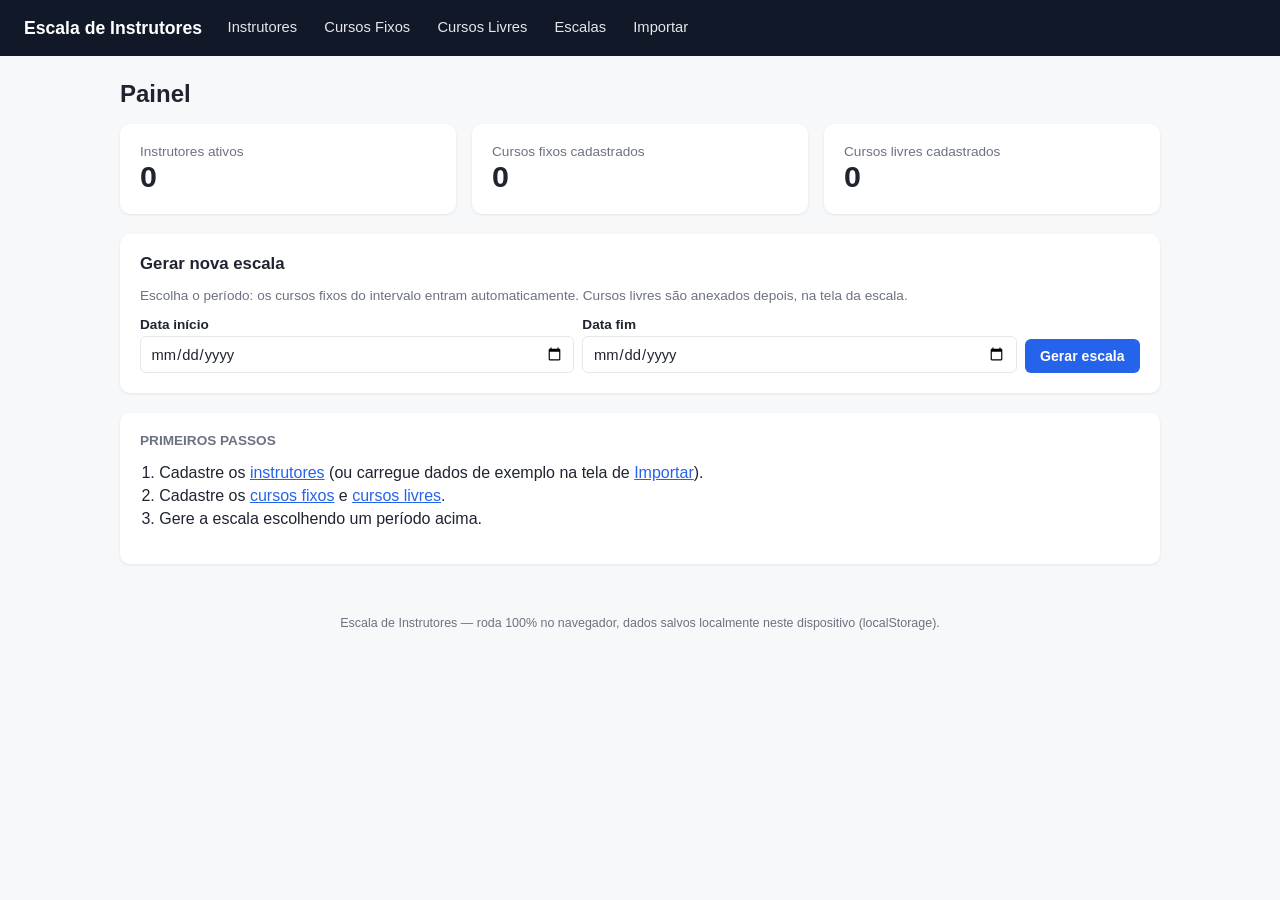
<file: standalone/index.html>
<!doctype html>
<html lang="pt-br">
<head>
<meta charset="utf-8">
<meta name="viewport" content="width=device-width, initial-scale=1">
<title>Escala de Instrutores</title>
<style>
  :root {
    --bg: #f7f8fa;
    --card-bg: #ffffff;
    --text: #1f2430;
    --text-muted: #6b7280;
    --border: #e5e7eb;
    --primary: #2563eb;
    --primary-dark: #1d4ed8;
    --secondary: #6b7280;
    --success: #15803d;
    --success-bg: #dcfce7;
    --danger: #b91c1c;
    --danger-bg: #fee2e2;
    --warning: #92400e;
    --warning-bg: #fef3c7;
    --navbar-bg: #111827;
    --navbar-text: #e5e7eb;
    --shadow: 0 1px 3px rgba(0,0,0,0.08);
  }
  * { box-sizing: border-box; }
  body {
    margin: 0;
    font-family: -apple-system, BlinkMacSystemFont, "Segoe UI", Roboto, Helvetica, Arial, sans-serif;
    background: var(--bg);
    color: var(--text);
  }
  nav {
    background: var(--navbar-bg);
    padding: 0.9rem 1.5rem;
    display: flex;
    align-items: center;
    gap: 1.5rem;
    flex-wrap: wrap;
  }
  nav .brand { color: #fff; font-weight: 700; font-size: 1.1rem; text-decoration: none; }
  nav a.tab {
    color: var(--navbar-text);
    text-decoration: none;
    font-size: 0.92rem;
    padding: 0.3rem 0.1rem;
    border-bottom: 2px solid transparent;
  }
  nav a.tab.active, nav a.tab:hover { color: #fff; border-bottom-color: var(--primary); }
  .container { max-width: 1080px; margin: 0 auto; padding: 1.5rem 1.25rem 4rem; }
  h1 { font-size: 1.5rem; margin: 0 0 1rem; }
  h2 { font-size: 1.05rem; margin: 0 0 0.75rem; }
  .muted { color: var(--text-muted); }
  .small { font-size: 0.85rem; }
  .card {
    background: var(--card-bg);
    border-radius: 10px;
    box-shadow: var(--shadow);
    padding: 1.25rem;
    margin-bottom: 1.25rem;
  }
  .row { display: flex; flex-wrap: wrap; gap: 1rem; }
  .col { flex: 1 1 220px; }
  .grid-2 { display: grid; grid-template-columns: 1fr 1fr; gap: 1rem; }
  .grid-3 { display: grid; grid-template-columns: repeat(3, 1fr); gap: 1rem; }
  @media (max-width: 720px) { .grid-2, .grid-3, .layout-2col { grid-template-columns: 1fr !important; } }
  .layout-2col { display: grid; grid-template-columns: 2fr 1fr; gap: 1.25rem; align-items: start; }
  label { display: block; font-size: 0.85rem; font-weight: 600; margin-bottom: 0.3rem; }
  input, select, textarea {
    width: 100%;
    padding: 0.5rem 0.6rem;
    border: 1px solid var(--border);
    border-radius: 6px;
    font-size: 0.92rem;
    background: #fff;
    color: var(--text);
    font-family: inherit;
  }
  input:focus, select:focus, textarea:focus { outline: 2px solid var(--primary); outline-offset: 1px; }
  .field { margin-bottom: 0.9rem; }
  .form-inline { display: flex; gap: 0.5rem; flex-wrap: wrap; align-items: flex-end; }
  .form-inline .field { margin-bottom: 0; flex: 1 1 140px; }
  button, .btn {
    display: inline-block;
    border: 1px solid transparent;
    border-radius: 6px;
    padding: 0.5rem 0.9rem;
    font-size: 0.88rem;
    font-weight: 600;
    cursor: pointer;
    text-decoration: none;
    background: var(--primary);
    color: #fff;
  }
  button:hover, .btn:hover { background: var(--primary-dark); }
  .btn-sm { padding: 0.3rem 0.6rem; font-size: 0.8rem; }
  .btn-outline { background: transparent; color: var(--primary); border-color: var(--primary); }
  .btn-outline:hover { background: #eff6ff; }
  .btn-secondary { background: var(--secondary); }
  .btn-secondary:hover { background: #4b5563; }
  .btn-danger { background: var(--danger); }
  .btn-danger:hover { background: #7f1d1d; }
  .btn-link { background: none; color: var(--secondary); border: none; padding: 0.4rem; }
  .btn-block { width: 100%; }
  table { width: 100%; border-collapse: collapse; }
  th, td { text-align: left; padding: 0.55rem 0.5rem; border-bottom: 1px solid var(--border); font-size: 0.88rem; vertical-align: middle; }
  th { color: var(--text-muted); font-weight: 600; font-size: 0.78rem; text-transform: uppercase; letter-spacing: 0.02em; }
  tr:last-child td { border-bottom: none; }
  .table-wrap { overflow-x: auto; }
  .badge {
    display: inline-block;
    padding: 0.15rem 0.5rem;
    border-radius: 999px;
    font-size: 0.72rem;
    font-weight: 700;
    background: #e5e7eb;
    color: #374151;
  }
  .badge-success { background: var(--success-bg); color: var(--success); }
  .badge-danger { background: var(--danger-bg); color: var(--danger); }
  .badge-warning { background: var(--warning-bg); color: var(--warning); }
  .empty { text-align: center; color: var(--text-muted); padding: 2rem 1rem; }
  .toolbar { display: flex; justify-content: space-between; align-items: center; gap: 1rem; margin-bottom: 1rem; flex-wrap: wrap; }
  .alert {
    padding: 0.7rem 1rem;
    border-radius: 8px;
    margin-bottom: 1rem;
    font-size: 0.88rem;
    display: flex;
    justify-content: space-between;
    gap: 1rem;
    align-items: flex-start;
  }
  .alert-success { background: var(--success-bg); color: var(--success); }
  .alert-danger { background: var(--danger-bg); color: var(--danger); }
  .alert-warning { background: var(--warning-bg); color: var(--warning); }
  .alert button { background: none; border: none; color: inherit; font-weight: 700; cursor: pointer; padding: 0 0.2rem; }
  .list-plain { list-style: none; margin: 0 0 0.75rem; padding: 0; }
  .list-plain li {
    display: flex; justify-content: space-between; align-items: center;
    padding: 0.45rem 0; border-bottom: 1px solid var(--border); font-size: 0.88rem;
  }
  .list-plain li:last-child { border-bottom: none; }
  a { color: var(--primary); }
  .stat { font-size: 1.9rem; font-weight: 700; }
  .steps { padding-left: 1.2rem; }
  .steps li { margin-bottom: 0.3rem; }
  code { background: #eef0f3; padding: 0.1rem 0.35rem; border-radius: 4px; font-size: 0.85em; }
  footer.app-footer { text-align: center; color: var(--text-muted); font-size: 0.78rem; padding: 2rem 0 0; }
</style>
</head>
<body>

<nav>
  <a class="brand" href="#/">Escala de Instrutores</a>
  <a class="tab" href="#/instrutores">Instrutores</a>
  <a class="tab" href="#/cursos-fixos">Cursos Fixos</a>
  <a class="tab" href="#/cursos-livres">Cursos Livres</a>
  <a class="tab" href="#/escalas">Escalas</a>
  <a class="tab" href="#/importar">Importar</a>
</nav>

<div class="container">
  <div id="alerts"></div>
  <div id="app"></div>
  <footer class="app-footer">Escala de Instrutores &mdash; roda 100% no navegador, dados salvos localmente neste dispositivo (localStorage).</footer>
</div>

<script>
"use strict";

/* ============================== Constantes ============================== */

var DIAS_SEMANA = [
  [0, "Segunda-feira"], [1, "Terça-feira"], [2, "Quarta-feira"],
  [3, "Quinta-feira"], [4, "Sexta-feira"], [5, "Sábado"], [6, "Domingo"]
];
var DIAS_SEMANA_MAP = Object.fromEntries(DIAS_SEMANA);
var DIAS_SEMANA_NOMES = {
  "segunda": 0, "segunda-feira": 0, "terca": 1, "terça": 1, "terca-feira": 1, "terça-feira": 1,
  "quarta": 2, "quarta-feira": 2, "quinta": 3, "quinta-feira": 3, "sexta": 4, "sexta-feira": 4,
  "sabado": 5, "sábado": 5, "domingo": 6
};

/* ============================== Persistência ============================== */

var DB_KEY = "escalaInstrutoresDB_v1";

function defaultState() {
  return { instrutores: [], cursosFixos: [], cursosLivres: [], escalas: [], nextId: 1 };
}

function loadDB() {
  try {
    var raw = localStorage.getItem(DB_KEY);
    if (!raw) return defaultState();
    var parsed = JSON.parse(raw);
    return Object.assign(defaultState(), parsed);
  } catch (e) {
    console.error("Falha ao carregar dados salvos, iniciando do zero.", e);
    return defaultState();
  }
}

function saveDB() { localStorage.setItem(DB_KEY, JSON.stringify(DB)); }

function newId() { return DB.nextId++; }

var DB = loadDB();

/* ============================== Utilitários ============================== */

function escapeHtml(str) {
  return String(str == null ? "" : str).replace(/[&<>"']/g, function (c) {
    return { "&": "&amp;", "<": "&lt;", ">": "&gt;", '"': "&quot;", "'": "&#39;" }[c];
  });
}

function formatDateBR(iso) {
  if (!iso) return "";
  var p = iso.split("-");
  return p[2] + "/" + p[1] + "/" + p[0];
}

function diaSemanaISO(dataISO) {
  var d = new Date(dataISO + "T00:00:00Z");
  return (d.getUTCDay() + 6) % 7;
}

function addDiasISO(dataISO, dias) {
  var d = new Date(dataISO + "T00:00:00Z");
  d.setUTCDate(d.getUTCDate() + dias);
  return d.toISOString().slice(0, 10);
}

function getISOWeekKey(dataISO) {
  var d = new Date(dataISO + "T00:00:00Z");
  d.setUTCDate(d.getUTCDate() + 4 - ((d.getUTCDay() || 7)));
  var yearStart = new Date(Date.UTC(d.getUTCFullYear(), 0, 1));
  var weekNo = Math.ceil((((d - yearStart) / 86400000) + 1) / 7);
  return d.getUTCFullYear() + "-W" + weekNo;
}

function duracaoHoras(horaInicio, horaFim) {
  function mins(h) { var p = h.split(":"); return parseInt(p[0], 10) * 60 + parseInt(p[1], 10); }
  return (mins(horaFim) - mins(horaInicio)) / 60;
}

function intOuNull(v) {
  if (v === null || v === undefined || v === "") return null;
  var n = parseInt(v, 10);
  return isNaN(n) ? null : n;
}

function parseDataFlexivel(valor) {
  var v = String(valor).trim();
  if (/^\d{4}-\d{2}-\d{2}$/.test(v)) return v;
  var m = v.match(/^(\d{2})\/(\d{2})\/(\d{4})$/);
  if (m) return m[3] + "-" + m[2] + "-" + m[1];
  throw new Error("data inválida (use AAAA-MM-DD): " + valor);
}

function parseHoraFlexivel(valor) {
  var v = String(valor).trim();
  if (/^\d{2}:\d{2}$/.test(v)) return v;
  if (/^\d{2}:\d{2}:\d{2}$/.test(v)) return v.slice(0, 5);
  throw new Error("horário inválido (use HH:MM): " + valor);
}

function parseDiaSemanaFlexivel(valor) {
  var v = String(valor).trim().toLowerCase();
  if (v in DIAS_SEMANA_NOMES) return DIAS_SEMANA_NOMES[v];
  var n = parseInt(v, 10);
  if (!isNaN(n) && n >= 0 && n <= 6) return n;
  throw new Error("dia_semana inválido: " + valor);
}

function downloadTextFile(filename, mime, content) {
  var blob = new Blob([content], { type: mime });
  var url = URL.createObjectURL(blob);
  var a = document.createElement("a");
  a.href = url; a.download = filename;
  document.body.appendChild(a); a.click(); document.body.removeChild(a);
  setTimeout(function () { URL.revokeObjectURL(url); }, 1000);
}

/* ============================== Flash messages ============================== */

function flash(message, type) {
  var el = document.getElementById("alerts");
  var div = document.createElement("div");
  div.className = "alert alert-" + (type || "success");
  div.innerHTML = "<span>" + escapeHtml(message) + "</span><button type=\"button\" onclick=\"this.parentElement.remove()\">&times;</button>";
  el.appendChild(div);
  setTimeout(function () { if (div.parentElement) div.remove(); }, 6000);
}

/* ============================== Instrutores ============================== */

function categoriasDoInstrutor(instrutor) {
  var set = {};
  instrutor.qualificacoes.forEach(function (q) { set[q.categoria] = true; });
  return Object.keys(set);
}

function instrutorPorId(id) { return DB.instrutores.find(function (i) { return i.id === id; }); }

function salvarInstrutor(dados, id) {
  var instrutor;
  if (id) {
    instrutor = instrutorPorId(id);
  } else {
    instrutor = { id: newId(), qualificacoes: [], disponibilidades: [], bloqueios: [] };
    DB.instrutores.push(instrutor);
  }
  instrutor.nome = dados.nome;
  instrutor.email = dados.email || null;
  instrutor.telefone = dados.telefone || null;
  instrutor.cargaHorariaSemanalMax = intOuNull(dados.cargaHorariaSemanalMax);
  instrutor.ativo = dados.ativo !== undefined ? !!dados.ativo : (instrutor.ativo !== undefined ? instrutor.ativo : true);
  saveDB();
  return instrutor;
}

/* ============================== Cursos fixos / livres ============================== */

function cursoFixoPorId(id) { return DB.cursosFixos.find(function (c) { return c.id === id; }); }
function cursoLivrePorId(id) { return DB.cursosLivres.find(function (c) { return c.id === id; }); }

function salvarCursoFixo(dados, id) {
  var curso;
  if (id) { curso = cursoFixoPorId(id); } else { curso = { id: newId() }; DB.cursosFixos.push(curso); }
  Object.assign(curso, {
    nome: dados.nome, categoria: dados.categoria,
    cargaHoraria: intOuNull(dados.cargaHoraria),
    diaSemana: parseInt(dados.diaSemana, 10),
    horaInicio: dados.horaInicio, horaFim: dados.horaFim,
    dataInicio: dados.dataInicio, dataFim: dados.dataFim,
    vagas: intOuNull(dados.vagas),
    instrutorFixoId: dados.instrutorFixoId ? parseInt(dados.instrutorFixoId, 10) : null
  });
  if (curso.horaInicio >= curso.horaFim) throw new Error("horário de início deve ser antes do horário de fim");
  if (curso.dataInicio > curso.dataFim) throw new Error("data de início deve ser antes ou igual à data de fim");
  saveDB();
  return curso;
}

function salvarCursoLivre(dados, id) {
  var curso;
  if (id) { curso = cursoLivrePorId(id); } else { curso = { id: newId() }; DB.cursosLivres.push(curso); }
  Object.assign(curso, {
    nome: dados.nome, categoria: dados.categoria,
    cargaHoraria: intOuNull(dados.cargaHoraria),
    data: dados.data, horaInicio: dados.horaInicio, horaFim: dados.horaFim,
    vagas: intOuNull(dados.vagas)
  });
  if (curso.horaInicio >= curso.horaFim) throw new Error("horário de início deve ser antes do horário de fim");
  saveDB();
  return curso;
}

/* ============================== Motor de geração de escala ============================== */
/* Mesma estratégia da versão Flask: cursos fixos são expandidos automaticamente pela
   recorrência semanal dentro do período; cursos livres são anexados manualmente a uma
   escala já gerada. Para cada ocorrência, escolhe o instrutor elegível (qualificação,
   disponibilidade, sem conflito de horário, dentro do limite semanal) com menor carga
   horária já alocada — priorizando o instrutor titular quando definido e disponível. */

function expandirCursosFixos(dataInicio, dataFim) {
  var ocorrencias = [];
  DB.cursosFixos.forEach(function (curso) {
    var inicioEfetivo = dataInicio > curso.dataInicio ? dataInicio : curso.dataInicio;
    var fimEfetivo = dataFim < curso.dataFim ? dataFim : curso.dataFim;
    if (inicioEfetivo > fimEfetivo) return;
    var dia = inicioEfetivo;
    while (dia <= fimEfetivo) {
      if (diaSemanaISO(dia) === curso.diaSemana) {
        ocorrencias.push({
          origem: "fixo", cursoFixoId: curso.id, cursoLivreId: null,
          nomeCurso: curso.nome, categoria: curso.categoria, data: dia,
          horaInicio: curso.horaInicio, horaFim: curso.horaFim,
          instrutorTitularId: curso.instrutorFixoId
        });
      }
      dia = addDiasISO(dia, 1);
    }
  });
  return ocorrencias;
}

function ocorrenciaCursoLivre(curso) {
  return {
    origem: "livre", cursoFixoId: null, cursoLivreId: curso.id,
    nomeCurso: curso.nome, categoria: curso.categoria, data: curso.data,
    horaInicio: curso.horaInicio, horaFim: curso.horaFim, instrutorTitularId: null
  };
}

function disponivel(instrutor, data, horaInicio, horaFim) {
  for (var i = 0; i < instrutor.bloqueios.length; i++) {
    var b = instrutor.bloqueios[i];
    if (b.dataInicio <= data && data <= b.dataFim) return false;
  }
  if (instrutor.disponibilidades.length === 0) return true;
  var diaSemana = diaSemanaISO(data);
  return instrutor.disponibilidades.some(function (d) {
    return d.diaSemana === diaSemana && d.horaInicio <= horaInicio && d.horaFim >= horaFim;
  });
}

function semConflito(agendaInstrutor, data, horaInicio, horaFim) {
  return !agendaInstrutor.some(function (s) {
    return s.data === data && horaInicio < s.horaFim && s.horaInicio < horaFim;
  });
}

function estadoInicial(instrutores) {
  var horasAlocadas = {}, horasSemana = {}, agenda = {};
  instrutores.forEach(function (i) { horasAlocadas[i.id] = 0; agenda[i.id] = []; });
  return { horasAlocadas: horasAlocadas, horasSemana: horasSemana, agenda: agenda };
}

function estadoAPartirDaEscala(instrutores, escala) {
  var estado = estadoInicial(instrutores);
  escala.sessoes.forEach(function (s) {
    if (!s.instrutorId || !(s.instrutorId in estado.horasAlocadas)) return;
    var duracao = duracaoHoras(s.horaInicio, s.horaFim);
    var chaveSemana = s.instrutorId + "|" + getISOWeekKey(s.data);
    estado.horasAlocadas[s.instrutorId] += duracao;
    estado.horasSemana[chaveSemana] = (estado.horasSemana[chaveSemana] || 0) + duracao;
    estado.agenda[s.instrutorId].push({ data: s.data, horaInicio: s.horaInicio, horaFim: s.horaFim });
  });
  return estado;
}

function qualificadosPorCategoria(instrutores) {
  var mapa = {};
  instrutores.forEach(function (i) {
    categoriasDoInstrutor(i).forEach(function (c) {
      (mapa[c] = mapa[c] || []).push(i);
    });
  });
  return mapa;
}

function escolherInstrutor(oc, mapaQualificados, estado) {
  var duracao = duracaoHoras(oc.horaInicio, oc.horaFim);
  var semanaChave = getISOWeekKey(oc.data);
  var candidatos = (mapaQualificados[oc.categoria] || []).filter(function (i) {
    var chave = i.id + "|" + semanaChave;
    return disponivel(i, oc.data, oc.horaInicio, oc.horaFim) &&
      semConflito(estado.agenda[i.id], oc.data, oc.horaInicio, oc.horaFim) &&
      (i.cargaHorariaSemanalMax == null || (estado.horasSemana[chave] || 0) + duracao <= i.cargaHorariaSemanalMax);
  });

  if (oc.instrutorTitularId != null) {
    var titular = candidatos.find(function (c) { return c.id === oc.instrutorTitularId; });
    if (titular) return titular;
  }
  if (candidatos.length === 0) return null;
  candidatos.sort(function (a, b) {
    var da = estado.horasAlocadas[a.id] - estado.horasAlocadas[b.id];
    return da !== 0 ? da : a.id - b.id;
  });
  return candidatos[0];
}

function criarSessaoAlocada(escala, oc, escolhido, estado) {
  var sessao = {
    id: newId(), origem: oc.origem, cursoFixoId: oc.cursoFixoId, cursoLivreId: oc.cursoLivreId,
    nomeCurso: oc.nomeCurso, categoria: oc.categoria, data: oc.data,
    horaInicio: oc.horaInicio, horaFim: oc.horaFim, instrutorId: null, status: "sem_instrutor"
  };
  if (escolhido) {
    var duracao = duracaoHoras(oc.horaInicio, oc.horaFim);
    var chave = escolhido.id + "|" + getISOWeekKey(oc.data);
    sessao.instrutorId = escolhido.id;
    sessao.status = "confirmado";
    estado.horasAlocadas[escolhido.id] += duracao;
    estado.horasSemana[chave] = (estado.horasSemana[chave] || 0) + duracao;
    estado.agenda[escolhido.id].push({ data: oc.data, horaInicio: oc.horaInicio, horaFim: oc.horaFim });
  }
  escala.sessoes.push(sessao);
  return sessao;
}

function gerarEscala(dataInicio, dataFim) {
  if (dataInicio > dataFim) throw new Error("data_inicio deve ser anterior ou igual a data_fim");
  var escala = { id: newId(), dataInicio: dataInicio, dataFim: dataFim, criadaEm: new Date().toISOString(), sessoes: [] };
  DB.escalas.push(escala);

  var ocorrencias = expandirCursosFixos(dataInicio, dataFim);
  ocorrencias.sort(function (a, b) {
    return a.data === b.data ? a.horaInicio.localeCompare(b.horaInicio) : a.data.localeCompare(b.data);
  });

  var instrutoresAtivos = DB.instrutores.filter(function (i) { return i.ativo; });
  var mapaQualificados = qualificadosPorCategoria(instrutoresAtivos);
  var estado = estadoInicial(instrutoresAtivos);

  ocorrencias.forEach(function (oc) {
    var escolhido = escolherInstrutor(oc, mapaQualificados, estado);
    criarSessaoAlocada(escala, oc, escolhido, estado);
  });

  saveDB();
  return escala;
}

function anexarCursoLivreNaEscala(escala, cursoLivre) {
  var instrutoresAtivos = DB.instrutores.filter(function (i) { return i.ativo; });
  var mapaQualificados = qualificadosPorCategoria(instrutoresAtivos);
  var estado = estadoAPartirDaEscala(instrutoresAtivos, escala);
  var oc = ocorrenciaCursoLivre(cursoLivre);
  var escolhido = escolherInstrutor(oc, mapaQualificados, estado);
  var sessao = criarSessaoAlocada(escala, oc, escolhido, estado);
  saveDB();
  return sessao;
}

function escalaPorId(id) { return DB.escalas.find(function (e) { return e.id === id; }); }

function exportarEscalaCSV(escala) {
  var linhas = [["data", "dia_semana", "hora_inicio", "hora_fim", "curso", "categoria", "origem", "instrutor", "status"]];
  escala.sessoes.slice().sort(function (a, b) {
    return a.data === b.data ? a.horaInicio.localeCompare(b.horaInicio) : a.data.localeCompare(b.data);
  }).forEach(function (s) {
    var instrutor = s.instrutorId ? instrutorPorId(s.instrutorId) : null;
    linhas.push([
      s.data, DIAS_SEMANA_MAP[diaSemanaISO(s.data)], s.horaInicio, s.horaFim,
      s.nomeCurso, s.categoria, s.origem, instrutor ? instrutor.nome : "", s.status
    ]);
  });
  var csv = linhas.map(function (linha) {
    return linha.map(function (campo) {
      var v = String(campo == null ? "" : campo);
      return /[",\n]/.test(v) ? '"' + v.replace(/"/g, '""') + '"' : v;
    }).join(",");
  }).join("\r\n");
  downloadTextFile("escala_" + escala.dataInicio + "_" + escala.dataFim + ".csv", "text/csv;charset=utf-8", csv);
}

/* ============================== Importação CSV ============================== */

function parseCSV(text) {
  var rows = [], row = [], field = "", inQuotes = false;
  for (var i = 0; i < text.length; i++) {
    var c = text[i];
    if (inQuotes) {
      if (c === '"') { if (text[i + 1] === '"') { field += '"'; i++; } else { inQuotes = false; } }
      else field += c;
    } else {
      if (c === '"') inQuotes = true;
      else if (c === ",") { row.push(field); field = ""; }
      else if (c === "\n") { row.push(field); rows.push(row); row = []; field = ""; }
      else if (c === "\r") { /* ignora */ }
      else field += c;
    }
  }
  if (field.length || row.length) { row.push(field); rows.push(row); }
  rows = rows.filter(function (r) { return !(r.length === 1 && r[0].trim() === ""); });
  if (rows.length === 0) return [];
  var header = rows[0].map(function (h) { return h.trim(); });
  return rows.slice(1).map(function (r) {
    var obj = {};
    header.forEach(function (h, idx) { obj[h] = r[idx] !== undefined ? r[idx].trim() : ""; });
    return obj;
  });
}

function valorOpcional(linha, coluna) {
  var v = linha[coluna];
  return v === undefined || v === "" ? null : v;
}

function importarInstrutoresCSV(rows) {
  var criados = 0, erros = [];
  rows.forEach(function (linha, idx) {
    try {
      var nome = (linha.nome || "").trim();
      if (!nome) throw new Error("nome é obrigatório");
      var instrutor = DB.instrutores.find(function (i) { return i.nome === nome; });
      if (!instrutor) {
        instrutor = { id: newId(), nome: nome, qualificacoes: [], disponibilidades: [], bloqueios: [], ativo: true };
        DB.instrutores.push(instrutor);
      }
      instrutor.email = valorOpcional(linha, "email");
      instrutor.telefone = valorOpcional(linha, "telefone");
      var carga = valorOpcional(linha, "carga_horaria_semanal_max");
      instrutor.cargaHorariaSemanalMax = carga ? parseInt(carga, 10) : null;
      var categoriasRaw = valorOpcional(linha, "categorias");
      if (categoriasRaw) {
        instrutor.qualificacoes = categoriasRaw.split(";").map(function (c) { return c.trim(); })
          .filter(Boolean).map(function (c) { return { id: newId(), categoria: c }; });
      }
      criados++;
    } catch (e) { erros.push("linha " + (idx + 2) + ": " + e.message); }
  });
  saveDB();
  return { criados: criados, erros: erros };
}

function importarCursosFixosCSV(rows) {
  var criados = 0, erros = [];
  rows.forEach(function (linha, idx) {
    try {
      var instrutorFixoId = null;
      var instrutorNome = valorOpcional(linha, "instrutor");
      if (instrutorNome) {
        var instrutor = DB.instrutores.find(function (i) { return i.nome === instrutorNome; });
        if (!instrutor) throw new Error("instrutor não encontrado: " + instrutorNome);
        instrutorFixoId = instrutor.id;
      }
      var curso = {
        id: newId(),
        nome: (linha.nome || "").trim(),
        categoria: (linha.categoria || "").trim(),
        cargaHoraria: intOuNull(valorOpcional(linha, "carga_horaria")),
        diaSemana: parseDiaSemanaFlexivel(linha.dia_semana),
        horaInicio: parseHoraFlexivel(linha.hora_inicio),
        horaFim: parseHoraFlexivel(linha.hora_fim),
        dataInicio: parseDataFlexivel(linha.data_inicio),
        dataFim: parseDataFlexivel(linha.data_fim),
        vagas: intOuNull(valorOpcional(linha, "vagas")),
        instrutorFixoId: instrutorFixoId
      };
      if (!curso.nome || !curso.categoria) throw new Error("nome e categoria são obrigatórios");
      DB.cursosFixos.push(curso);
      criados++;
    } catch (e) { erros.push("linha " + (idx + 2) + ": " + e.message); }
  });
  saveDB();
  return { criados: criados, erros: erros };
}

function importarCursosLivresCSV(rows) {
  var criados = 0, erros = [];
  rows.forEach(function (linha, idx) {
    try {
      var curso = {
        id: newId(),
        nome: (linha.nome || "").trim(),
        categoria: (linha.categoria || "").trim(),
        cargaHoraria: intOuNull(valorOpcional(linha, "carga_horaria")),
        data: parseDataFlexivel(linha.data),
        horaInicio: parseHoraFlexivel(linha.hora_inicio),
        horaFim: parseHoraFlexivel(linha.hora_fim),
        vagas: intOuNull(valorOpcional(linha, "vagas"))
      };
      if (!curso.nome || !curso.categoria) throw new Error("nome e categoria são obrigatórios");
      DB.cursosLivres.push(curso);
      criados++;
    } catch (e) { erros.push("linha " + (idx + 2) + ": " + e.message); }
  });
  saveDB();
  return { criados: criados, erros: erros };
}

/* ============================== Dados de exemplo ============================== */

function carregarDadosExemplo() {
  importarInstrutoresCSV(parseCSV(
    "nome,email,telefone,categorias,carga_horaria_semanal_max\n" +
    "João Silva,joao.silva@exemplo.com,(11) 90000-0001,Direção Defensiva;Transporte de Cargas,40\n" +
    "Maria Souza,maria.souza@exemplo.com,(11) 90000-0002,Primeiros Socorros;Direção Defensiva,30\n" +
    "Carlos Pereira,carlos.pereira@exemplo.com,(11) 90000-0003,Transporte de Cargas,40\n"
  ));
  importarCursosFixosCSV(parseCSV(
    "nome,categoria,carga_horaria,dia_semana,hora_inicio,hora_fim,data_inicio,data_fim,vagas,instrutor\n" +
    "Transporte de Cargas - Turma A,Transporte de Cargas,40,segunda-feira,08:00,12:00,2026-08-17,2026-11-30,25,Carlos Pereira\n" +
    "Direção Defensiva - Turma B,Direção Defensiva,20,quarta-feira,14:00,18:00,2026-08-17,2026-11-30,25,\n"
  ));
  importarCursosLivresCSV(parseCSV(
    "nome,categoria,carga_horaria,data,hora_inicio,hora_fim,vagas\n" +
    "Reciclagem - Direção Defensiva,Direção Defensiva,8,2026-08-22,08:00,17:00,20\n" +
    "Primeiros Socorros - Turma Extra,Primeiros Socorros,4,2026-08-25,13:00,17:00,20\n"
  ));
  flash("Dados de exemplo carregados: 3 instrutores, 2 cursos fixos, 2 cursos livres.", "success");
  render();
}

var MODELOS_CSV = {
  instrutores: "nome,email,telefone,categorias,carga_horaria_semanal_max\nJoão Silva,joao.silva@exemplo.com,(11) 90000-0001,Direção Defensiva;Transporte de Cargas,40\n",
  cursos_fixos: "nome,categoria,carga_horaria,dia_semana,hora_inicio,hora_fim,data_inicio,data_fim,vagas,instrutor\nTransporte de Cargas - Turma A,Transporte de Cargas,40,segunda-feira,08:00,12:00,2026-08-17,2026-11-30,25,Carlos Pereira\n",
  cursos_livres: "nome,categoria,carga_horaria,data,hora_inicio,hora_fim,vagas\nReciclagem - Direção Defensiva,Direção Defensiva,8,2026-08-22,08:00,17:00,20\n"
};

/* ============================== Router / Render ============================== */

var app = document.getElementById("app");

function parseHash() {
  var h = location.hash.replace(/^#\/?/, "");
  return h ? h.split("/") : [];
}

function navegar(hash) { location.hash = hash; }

function render() {
  var partes = parseHash();
  document.querySelectorAll("nav a.tab").forEach(function (a) { a.classList.remove("active"); });

  if (partes.length === 0) { setActiveTab(null); renderDashboard(); return; }
  var secao = partes[0];

  if (secao === "instrutores") {
    setActiveTab("instrutores");
    if (partes[1] === "novo") renderInstrutorForm(null);
    else if (partes[1] && partes[2] === "editar") renderInstrutorForm(parseInt(partes[1], 10));
    else if (partes[1]) renderInstrutorDetalhe(parseInt(partes[1], 10));
    else renderInstrutoresList();
  } else if (secao === "cursos-fixos") {
    setActiveTab("cursos-fixos");
    if (partes[1] === "novo") renderCursoFixoForm(null);
    else if (partes[1] && partes[2] === "editar") renderCursoFixoForm(parseInt(partes[1], 10));
    else renderCursosFixosList();
  } else if (secao === "cursos-livres") {
    setActiveTab("cursos-livres");
    if (partes[1] === "novo") renderCursoLivreForm(null);
    else if (partes[1] && partes[2] === "editar") renderCursoLivreForm(parseInt(partes[1], 10));
    else renderCursosLivresList();
  } else if (secao === "escalas") {
    setActiveTab("escalas");
    if (partes[1]) renderEscalaVer(parseInt(partes[1], 10));
    else renderEscalasList();
  } else if (secao === "importar") {
    setActiveTab("importar");
    renderImportar();
  } else {
    renderDashboard();
  }
  window.scrollTo(0, 0);
}

function setActiveTab(nome) {
  if (!nome) return;
  var el = document.querySelector('nav a.tab[href="#/' + nome + '"]');
  if (el) el.classList.add("active");
}

window.addEventListener("hashchange", render);
window.addEventListener("DOMContentLoaded", render);

/* ---------- Dashboard ---------- */

function renderDashboard() {
  var ultimaEscala = DB.escalas[DB.escalas.length - 1];
  app.innerHTML =
    '<h1>Painel</h1>' +
    '<div class="grid-3">' +
      statCard("Instrutores ativos", DB.instrutores.filter(function (i) { return i.ativo; }).length) +
      statCard("Cursos fixos cadastrados", DB.cursosFixos.length) +
      statCard("Cursos livres cadastrados", DB.cursosLivres.length) +
    '</div>' +
    '<div class="card">' +
      '<h2>Gerar nova escala</h2>' +
      '<p class="muted small">Escolha o período: os cursos fixos do intervalo entram automaticamente. Cursos livres são anexados depois, na tela da escala.</p>' +
      formGerarEscala() +
    '</div>' +
    (ultimaEscala ?
      '<div class="card"><h2>Última escala gerada</h2><p>' + formatDateBR(ultimaEscala.dataInicio) + ' a ' + formatDateBR(ultimaEscala.dataFim) + '</p>' +
      '<a class="btn btn-outline" href="#/escalas/' + ultimaEscala.id + '">Ver escala</a></div>' : '') +
    '<div class="card"><h2 class="small" style="text-transform:uppercase;color:var(--text-muted);">Primeiros passos</h2>' +
      '<ol class="steps">' +
      '<li>Cadastre os <a href="#/instrutores">instrutores</a> (ou carregue dados de exemplo na tela de <a href="#/importar">Importar</a>).</li>' +
      '<li>Cadastre os <a href="#/cursos-fixos">cursos fixos</a> e <a href="#/cursos-livres">cursos livres</a>.</li>' +
      '<li>Gere a escala escolhendo um período acima.</li>' +
      '</ol></div>';

  var f = document.getElementById("form-gerar-escala");
  if (f) f.addEventListener("submit", onSubmitGerarEscala);
}

function statCard(titulo, valor) {
  return '<div class="card"><div class="muted small">' + escapeHtml(titulo) + '</div><div class="stat">' + valor + '</div></div>';
}

function formGerarEscala() {
  return '<form id="form-gerar-escala" class="form-inline">' +
    '<div class="field"><label>Data início</label><input type="date" name="dataInicio" required></div>' +
    '<div class="field"><label>Data fim</label><input type="date" name="dataFim" required></div>' +
    '<button type="submit">Gerar escala</button>' +
    '</form>';
}

function onSubmitGerarEscala(ev) {
  ev.preventDefault();
  var f = new FormData(ev.target);
  try {
    var escala = gerarEscala(f.get("dataInicio"), f.get("dataFim"));
    var pendentes = escala.sessoes.filter(function (s) { return s.status === "sem_instrutor"; }).length;
    if (pendentes) flash("Escala gerada com " + pendentes + " sessão(ões) sem instrutor disponível — revise manualmente.", "warning");
    else flash("Escala gerada com sucesso — todas as sessões têm instrutor.", "success");
    navegar("/escalas/" + escala.id);
  } catch (e) { flash("Não foi possível gerar a escala: " + e.message, "danger"); }
}

/* ---------- Instrutores ---------- */

function renderInstrutoresList() {
  var linhas = DB.instrutores.slice().sort(function (a, b) { return a.nome.localeCompare(b.nome); }).map(function (i) {
    return '<tr>' +
      '<td><a href="#/instrutores/' + i.id + '">' + escapeHtml(i.nome) + '</a></td>' +
      '<td>' + categoriasDoInstrutor(i).map(function (c) { return '<span class="badge">' + escapeHtml(c) + '</span> '; }).join("") + '</td>' +
      '<td>' + (i.cargaHorariaSemanalMax || "—") + '</td>' +
      '<td>' + (i.ativo ? '<span class="badge badge-success">Ativo</span>' : '<span class="badge">Inativo</span>') + '</td>' +
      '<td style="text-align:right"><a class="btn btn-sm btn-outline" href="#/instrutores/' + i.id + '/editar">Editar</a></td>' +
      '</tr>';
  }).join("");

  app.innerHTML =
    '<div class="toolbar"><h1 style="margin:0">Instrutores</h1><a class="btn" href="#/instrutores/novo">Novo instrutor</a></div>' +
    '<div class="card"><div class="table-wrap"><table><thead><tr><th>Nome</th><th>Categorias</th><th>Carga máx./semana</th><th>Status</th><th></th></tr></thead>' +
    '<tbody>' + (linhas || '<tr><td colspan="5" class="empty">Nenhum instrutor cadastrado ainda.</td></tr>') + '</tbody></table></div></div>';
}

function renderInstrutorForm(id) {
  var instrutor = id ? instrutorPorId(id) : null;
  if (id && !instrutor) { flash("Instrutor não encontrado.", "danger"); navegar("/instrutores"); return; }

  app.innerHTML =
    '<h1>' + (instrutor ? "Editar" : "Novo") + ' instrutor</h1>' +
    '<div class="card" style="max-width:640px;">' +
    '<form id="form-instrutor">' +
      '<div class="field"><label>Nome *</label><input type="text" name="nome" value="' + escapeHtml(instrutor ? instrutor.nome : "") + '" required></div>' +
      '<div class="grid-2">' +
        '<div class="field"><label>E-mail</label><input type="email" name="email" value="' + escapeHtml(instrutor && instrutor.email || "") + '"></div>' +
        '<div class="field"><label>Telefone</label><input type="text" name="telefone" value="' + escapeHtml(instrutor && instrutor.telefone || "") + '"></div>' +
      '</div>' +
      '<div class="field"><label>Carga horária máxima semanal (horas)</label><input type="number" min="1" name="cargaHorariaSemanalMax" value="' + (instrutor && instrutor.cargaHorariaSemanalMax || "") + '">' +
      '<div class="small muted">Opcional — usado para balancear a escala. Deixe em branco para não limitar.</div></div>' +
      (instrutor ? '<div class="field"><label><input type="checkbox" name="ativo" style="width:auto;display:inline-block;margin-right:0.4rem;" ' + (instrutor.ativo ? "checked" : "") + '> Ativo (disponível para receber cursos na escala)</label></div>' : '') +
      '<button type="submit">Salvar</button> ' +
      (instrutor ? '<a class="btn btn-link" href="#/instrutores/' + instrutor.id + '">Cancelar</a>' : '') +
    '</form></div>';

  document.getElementById("form-instrutor").addEventListener("submit", function (ev) {
    ev.preventDefault();
    var f = new FormData(ev.target);
    var nome = (f.get("nome") || "").trim();
    if (!nome) { flash("Nome é obrigatório.", "danger"); return; }
    var salvo = salvarInstrutor({
      nome: nome, email: f.get("email"), telefone: f.get("telefone"),
      cargaHorariaSemanalMax: f.get("cargaHorariaSemanalMax"),
      ativo: instrutor ? f.get("ativo") === "on" : true
    }, instrutor ? instrutor.id : null);
    flash(instrutor ? "Instrutor atualizado." : "Instrutor cadastrado com sucesso.", "success");
    navegar("/instrutores/" + salvo.id);
  });
}

function renderInstrutorDetalhe(id) {
  var instrutor = instrutorPorId(id);
  if (!instrutor) { flash("Instrutor não encontrado.", "danger"); navegar("/instrutores"); return; }

  var qualificacoesHtml = instrutor.qualificacoes.map(function (q) {
    return '<li>' + escapeHtml(q.categoria) + '<button class="btn btn-sm btn-danger" onclick="AppActions.removerQualificacao(' + instrutor.id + ',' + q.id + ')">Remover</button></li>';
  }).join("") || '<li class="muted">Nenhuma qualificação cadastrada.</li>';

  var bloqueiosHtml = instrutor.bloqueios.map(function (b) {
    return '<li><span>' + formatDateBR(b.dataInicio) + ' a ' + formatDateBR(b.dataFim) + (b.motivo ? ' — ' + escapeHtml(b.motivo) : '') + '</span>' +
      '<button class="btn btn-sm btn-danger" onclick="AppActions.removerBloqueio(' + instrutor.id + ',' + b.id + ')">Remover</button></li>';
  }).join("") || '<li class="muted">Nenhum bloqueio cadastrado.</li>';

  var dispHtml = instrutor.disponibilidades.map(function (d) {
    return '<li><span>' + DIAS_SEMANA_MAP[d.diaSemana] + ' — ' + d.horaInicio + ' às ' + d.horaFim + '</span>' +
      '<button class="btn btn-sm btn-danger" onclick="AppActions.removerDisponibilidade(' + instrutor.id + ',' + d.id + ')">Remover</button></li>';
  }).join("") || '<li class="muted">Nenhuma janela cadastrada (disponível sempre, exceto bloqueios).</li>';

  var diasOptions = DIAS_SEMANA.map(function (d) { return '<option value="' + d[0] + '">' + d[1] + '</option>'; }).join("");

  app.innerHTML =
    '<div class="toolbar"><h1 style="margin:0">' + escapeHtml(instrutor.nome) + '</h1><a class="btn btn-outline btn-sm" href="#/instrutores/' + instrutor.id + '/editar">Editar dados</a></div>' +
    '<div class="layout-2col">' +
      '<div>' +
        '<div class="card">' +
          '<h2>Qualificações (categorias de curso)</h2>' +
          '<p class="muted small">O instrutor só recebe cursos cuja categoria bata exatamente com uma destas.</p>' +
          '<ul class="list-plain">' + qualificacoesHtml + '</ul>' +
          '<form id="form-qualificacao" class="form-inline">' +
            '<div class="field"><input type="text" name="categoria" placeholder="ex: Curso Livre - Direção Defensiva" required></div>' +
            '<button type="submit">Adicionar</button>' +
          '</form>' +
        '</div>' +
        '<div class="card">' +
          '<h2>Bloqueios (férias, folgas, atestados)</h2>' +
          '<ul class="list-plain">' + bloqueiosHtml + '</ul>' +
          '<form id="form-bloqueio" class="grid-3">' +
            '<div class="field"><label>Data início</label><input type="date" name="dataInicio" required></div>' +
            '<div class="field"><label>Data fim</label><input type="date" name="dataFim" required></div>' +
            '<div class="field"><label>Motivo</label><input type="text" name="motivo" placeholder="(opcional)"></div>' +
            '<div class="field" style="grid-column:1 / -1"><button type="submit">Adicionar bloqueio</button></div>' +
          '</form>' +
        '</div>' +
      '</div>' +
      '<div>' +
        '<div class="card">' +
          '<h2>Disponibilidade semanal</h2>' +
          '<p class="muted small">Usada para cursos fixos e livres. Sem cadastro, o instrutor fica disponível sempre (exceto bloqueios).</p>' +
          '<ul class="list-plain">' + dispHtml + '</ul>' +
          '<form id="form-disponibilidade">' +
            '<div class="field"><label>Dia da semana</label><select name="diaSemana">' + diasOptions + '</select></div>' +
            '<div class="grid-2">' +
              '<div class="field"><label>Início</label><input type="time" name="horaInicio" required></div>' +
              '<div class="field"><label>Fim</label><input type="time" name="horaFim" required></div>' +
            '</div>' +
            '<button type="submit" class="btn-block">Adicionar janela</button>' +
          '</form>' +
        '</div>' +
      '</div>' +
    '</div>';

  document.getElementById("form-qualificacao").addEventListener("submit", function (ev) {
    ev.preventDefault();
    var categoria = (new FormData(ev.target).get("categoria") || "").trim();
    if (!categoria) return;
    instrutor.qualificacoes.push({ id: newId(), categoria: categoria });
    saveDB(); flash("Qualificação adicionada.", "success"); render();
  });

  document.getElementById("form-bloqueio").addEventListener("submit", function (ev) {
    ev.preventDefault();
    var f = new FormData(ev.target);
    var dataInicio = f.get("dataInicio"), dataFim = f.get("dataFim");
    if (dataInicio > dataFim) { flash("data_inicio deve ser antes ou igual a data_fim.", "danger"); return; }
    instrutor.bloqueios.push({ id: newId(), dataInicio: dataInicio, dataFim: dataFim, motivo: f.get("motivo") || null });
    saveDB(); flash("Bloqueio adicionado.", "success"); render();
  });

  document.getElementById("form-disponibilidade").addEventListener("submit", function (ev) {
    ev.preventDefault();
    var f = new FormData(ev.target);
    var horaInicio = f.get("horaInicio"), horaFim = f.get("horaFim");
    if (horaInicio >= horaFim) { flash("hora_inicio deve ser antes de hora_fim.", "danger"); return; }
    instrutor.disponibilidades.push({ id: newId(), diaSemana: parseInt(f.get("diaSemana"), 10), horaInicio: horaInicio, horaFim: horaFim });
    saveDB(); flash("Disponibilidade adicionada.", "success"); render();
  });
}

var AppActions = {
  removerQualificacao: function (instrutorId, qId) {
    var instrutor = instrutorPorId(instrutorId);
    instrutor.qualificacoes = instrutor.qualificacoes.filter(function (q) { return q.id !== qId; });
    saveDB(); render();
  },
  removerBloqueio: function (instrutorId, bId) {
    var instrutor = instrutorPorId(instrutorId);
    instrutor.bloqueios = instrutor.bloqueios.filter(function (b) { return b.id !== bId; });
    saveDB(); render();
  },
  removerDisponibilidade: function (instrutorId, dId) {
    var instrutor = instrutorPorId(instrutorId);
    instrutor.disponibilidades = instrutor.disponibilidades.filter(function (d) { return d.id !== dId; });
    saveDB(); render();
  },
  excluirCursoFixo: function (id) {
    if (!confirm("Excluir este curso fixo?")) return;
    DB.cursosFixos = DB.cursosFixos.filter(function (c) { return c.id !== id; });
    saveDB(); flash("Curso fixo removido.", "success"); render();
  },
  excluirCursoLivre: function (id) {
    if (!confirm("Excluir este curso livre?")) return;
    DB.cursosLivres = DB.cursosLivres.filter(function (c) { return c.id !== id; });
    saveDB(); flash("Curso livre removido.", "success"); render();
  },
  excluirEscala: function (id) {
    if (!confirm("Excluir esta escala?")) return;
    DB.escalas = DB.escalas.filter(function (e) { return e.id !== id; });
    saveDB(); flash("Escala removida.", "success"); navegar("/escalas");
  },
  reatribuirSessao: function (escalaId, sessaoId, selectEl) {
    var escala = escalaPorId(escalaId);
    var sessao = escala.sessoes.find(function (s) { return s.id === sessaoId; });
    var valor = selectEl.value;
    sessao.instrutorId = valor ? parseInt(valor, 10) : null;
    sessao.status = sessao.instrutorId ? "confirmado" : "sem_instrutor";
    saveDB(); flash("Sessão atualizada manualmente.", "success"); render();
  },
  anexarCursoLivre: function (escalaId) {
    var escala = escalaPorId(escalaId);
    var select = document.getElementById("select-anexar-curso-livre");
    if (!select || !select.value) { flash("Selecione um curso livre para anexar.", "danger"); return; }
    var curso = cursoLivrePorId(parseInt(select.value, 10));
    if (escala.sessoes.some(function (s) { return s.cursoLivreId === curso.id; })) {
      flash("Este curso livre já está anexado a esta escala.", "warning"); return;
    }
    var sessao = anexarCursoLivreNaEscala(escala, curso);
    if (sessao.status === "confirmado") {
      flash('Curso livre "' + curso.nome + '" anexado e alocado para ' + instrutorPorId(sessao.instrutorId).nome + '.', "success");
    } else {
      flash('Curso livre "' + curso.nome + '" anexado, mas nenhum instrutor elegível está disponível — atribua manualmente abaixo.', "warning");
    }
    render();
  },
  anexarCursoLivreDaLista: function (cursoId, selectEl) {
    if (!selectEl.value) { flash("Selecione uma escala para anexar o curso.", "danger"); return; }
    var escala = escalaPorId(parseInt(selectEl.value, 10));
    var curso = cursoLivrePorId(cursoId);
    if (escala.sessoes.some(function (s) { return s.cursoLivreId === curso.id; })) {
      flash("Este curso livre já está anexado a essa escala.", "warning");
      navegar("/escalas/" + escala.id);
      return;
    }
    var sessao = anexarCursoLivreNaEscala(escala, curso);
    if (sessao.status === "confirmado") {
      flash('Curso livre "' + curso.nome + '" anexado e alocado para ' + instrutorPorId(sessao.instrutorId).nome + '.', "success");
    } else {
      flash('Curso livre "' + curso.nome + '" anexado, mas nenhum instrutor elegível está disponível — atribua manualmente na tela da escala.', "warning");
    }
    navegar("/escalas/" + escala.id);
  },
  exportarEscala: function (id) { exportarEscalaCSV(escalaPorId(id)); },
  resetarDados: function () {
    if (!confirm("Isso vai apagar TODOS os dados salvos neste navegador (instrutores, cursos e escalas). Continuar?")) return;
    DB = defaultState(); saveDB(); flash("Dados resetados.", "success"); navegar("/");
  }
};

/* ---------- Cursos fixos ---------- */

function renderCursosFixosList() {
  var linhas = DB.cursosFixos.slice().sort(function (a, b) { return a.nome.localeCompare(b.nome); }).map(function (c) {
    var titular = c.instrutorFixoId ? instrutorPorId(c.instrutorFixoId) : null;
    return '<tr>' +
      '<td>' + escapeHtml(c.nome) + '</td>' +
      '<td><span class="badge">' + escapeHtml(c.categoria) + '</span></td>' +
      '<td>' + DIAS_SEMANA_MAP[c.diaSemana] + ' ' + c.horaInicio + '–' + c.horaFim + '</td>' +
      '<td>' + formatDateBR(c.dataInicio) + ' a ' + formatDateBR(c.dataFim) + '</td>' +
      '<td>' + (titular ? escapeHtml(titular.nome) : "—") + '</td>' +
      '<td style="text-align:right;white-space:nowrap">' +
        '<a class="btn btn-sm btn-outline" href="#/cursos-fixos/' + c.id + '/editar">Editar</a> ' +
        '<button class="btn btn-sm btn-danger" onclick="AppActions.excluirCursoFixo(' + c.id + ')">Excluir</button>' +
      '</td></tr>';
  }).join("");

  app.innerHTML =
    '<div class="toolbar"><h1 style="margin:0">Cursos Fixos</h1><a class="btn" href="#/cursos-fixos/novo">Novo curso fixo</a></div>' +
    '<p class="muted">Grade curricular recorrente: turma no mesmo dia da semana e horário durante um período.</p>' +
    '<div class="card"><div class="table-wrap"><table><thead><tr><th>Curso</th><th>Categoria</th><th>Dia/Horário</th><th>Período</th><th>Instrutor titular</th><th></th></tr></thead>' +
    '<tbody>' + (linhas || '<tr><td colspan="6" class="empty">Nenhum curso fixo cadastrado ainda.</td></tr>') + '</tbody></table></div></div>';
}

function renderCursoFixoForm(id) {
  var curso = id ? cursoFixoPorId(id) : null;
  if (id && !curso) { flash("Curso fixo não encontrado.", "danger"); navegar("/cursos-fixos"); return; }
  var diasOptions = DIAS_SEMANA.map(function (d) {
    return '<option value="' + d[0] + '"' + (curso && curso.diaSemana === d[0] ? " selected" : "") + '>' + d[1] + '</option>';
  }).join("");
  var instrutoresOptions = '<option value="">— definir automaticamente na escala —</option>' +
    DB.instrutores.filter(function (i) { return i.ativo; }).map(function (i) {
      return '<option value="' + i.id + '"' + (curso && curso.instrutorFixoId === i.id ? " selected" : "") + '>' + escapeHtml(i.nome) + '</option>';
    }).join("");

  app.innerHTML =
    '<h1>' + (curso ? "Editar" : "Novo") + ' curso fixo</h1>' +
    '<div class="card" style="max-width:760px;"><form id="form-curso-fixo">' +
      '<div class="grid-2">' +
        '<div class="field"><label>Nome do curso *</label><input type="text" name="nome" value="' + escapeHtml(curso ? curso.nome : "") + '" required></div>' +
        '<div class="field"><label>Categoria *</label><input type="text" name="categoria" value="' + escapeHtml(curso ? curso.categoria : "") + '" placeholder="deve bater com a qualificação do instrutor" required></div>' +
      '</div>' +
      '<div class="grid-3">' +
        '<div class="field"><label>Dia da semana *</label><select name="diaSemana">' + diasOptions + '</select></div>' +
        '<div class="field"><label>Hora início *</label><input type="time" name="horaInicio" value="' + (curso ? curso.horaInicio : "") + '" required></div>' +
        '<div class="field"><label>Hora fim *</label><input type="time" name="horaFim" value="' + (curso ? curso.horaFim : "") + '" required></div>' +
      '</div>' +
      '<div class="grid-3">' +
        '<div class="field"><label>Data início *</label><input type="date" name="dataInicio" value="' + (curso ? curso.dataInicio : "") + '" required></div>' +
        '<div class="field"><label>Data fim *</label><input type="date" name="dataFim" value="' + (curso ? curso.dataFim : "") + '" required></div>' +
        '<div class="field"><label>Carga horária total (h)</label><input type="number" min="1" name="cargaHoraria" value="' + (curso && curso.cargaHoraria || "") + '"></div>' +
      '</div>' +
      '<div class="grid-2">' +
        '<div class="field"><label>Vagas</label><input type="number" min="1" name="vagas" value="' + (curso && curso.vagas || "") + '"></div>' +
        '<div class="field"><label>Instrutor titular (opcional)</label><select name="instrutorFixoId">' + instrutoresOptions + '</select>' +
        '<div class="small muted">Se definido, este instrutor é priorizado sempre que estiver disponível.</div></div>' +
      '</div>' +
      '<button type="submit">Salvar</button> <a class="btn btn-link" href="#/cursos-fixos">Cancelar</a>' +
    '</form></div>';

  document.getElementById("form-curso-fixo").addEventListener("submit", function (ev) {
    ev.preventDefault();
    var f = new FormData(ev.target);
    try {
      var salvo = salvarCursoFixo({
        nome: f.get("nome").trim(), categoria: f.get("categoria").trim(),
        cargaHoraria: f.get("cargaHoraria"), diaSemana: f.get("diaSemana"),
        horaInicio: f.get("horaInicio"), horaFim: f.get("horaFim"),
        dataInicio: f.get("dataInicio"), dataFim: f.get("dataFim"),
        vagas: f.get("vagas"), instrutorFixoId: f.get("instrutorFixoId")
      }, curso ? curso.id : null);
      flash(curso ? "Curso fixo atualizado." : "Curso fixo cadastrado.", "success");
      navegar("/cursos-fixos");
    } catch (e) { flash("Não foi possível salvar: " + e.message, "danger"); }
  });
}

/* ---------- Cursos livres ---------- */

function renderCursosLivresList() {
  var escalasOrdenadas = DB.escalas.slice().reverse();
  var linhas = DB.cursosLivres.slice().sort(function (a, b) { return a.data.localeCompare(b.data); }).map(function (c) {
    var anexarHtml;
    if (escalasOrdenadas.length) {
      var opts = escalasOrdenadas.map(function (e) {
        return '<option value="' + e.id + '">' + formatDateBR(e.dataInicio) + ' a ' + formatDateBR(e.dataFim) + '</option>';
      }).join("");
      anexarHtml = '<div class="form-inline" style="gap:0.3rem;flex-wrap:nowrap">' +
        '<select id="select-anexar-livre-' + c.id + '" style="min-width:160px">' + opts + '</select>' +
        '<button class="btn btn-sm btn-outline" onclick="AppActions.anexarCursoLivreDaLista(' + c.id + ', document.getElementById(\'select-anexar-livre-' + c.id + '\'))">Anexar</button>' +
      '</div>';
    } else {
      anexarHtml = '<span class="muted small">Gere uma escala primeiro</span>';
    }
    return '<tr>' +
      '<td>' + escapeHtml(c.nome) + '</td>' +
      '<td><span class="badge">' + escapeHtml(c.categoria) + '</span></td>' +
      '<td>' + formatDateBR(c.data) + '</td>' +
      '<td>' + c.horaInicio + '–' + c.horaFim + '</td>' +
      '<td style="min-width:220px">' + anexarHtml + '</td>' +
      '<td style="text-align:right;white-space:nowrap">' +
        '<a class="btn btn-sm btn-outline" href="#/cursos-livres/' + c.id + '/editar">Editar</a> ' +
        '<button class="btn btn-sm btn-danger" onclick="AppActions.excluirCursoLivre(' + c.id + ')">Excluir</button>' +
      '</td></tr>';
  }).join("");

  app.innerHTML =
    '<div class="toolbar"><h1 style="margin:0">Cursos Livres</h1><a class="btn" href="#/cursos-livres/novo">Novo curso livre</a></div>' +
    '<p class="muted">Turmas avulsas, com data específica, abertas sob demanda.</p>' +
    '<div class="card"><div class="table-wrap"><table><thead><tr><th>Curso</th><th>Categoria</th><th>Data</th><th>Horário</th><th>Anexar a uma escala</th><th></th></tr></thead>' +
    '<tbody>' + (linhas || '<tr><td colspan="6" class="empty">Nenhum curso livre cadastrado ainda.</td></tr>') + '</tbody></table></div></div>';
}

function renderCursoLivreForm(id) {
  var curso = id ? cursoLivrePorId(id) : null;
  if (id && !curso) { flash("Curso livre não encontrado.", "danger"); navegar("/cursos-livres"); return; }

  app.innerHTML =
    '<h1>' + (curso ? "Editar" : "Novo") + ' curso livre</h1>' +
    '<div class="card" style="max-width:640px;"><form id="form-curso-livre">' +
      '<div class="grid-2">' +
        '<div class="field"><label>Nome do curso *</label><input type="text" name="nome" value="' + escapeHtml(curso ? curso.nome : "") + '" required></div>' +
        '<div class="field"><label>Categoria *</label><input type="text" name="categoria" value="' + escapeHtml(curso ? curso.categoria : "") + '" placeholder="deve bater com a qualificação do instrutor" required></div>' +
      '</div>' +
      '<div class="grid-3">' +
        '<div class="field"><label>Data *</label><input type="date" name="data" value="' + (curso ? curso.data : "") + '" required></div>' +
        '<div class="field"><label>Hora início *</label><input type="time" name="horaInicio" value="' + (curso ? curso.horaInicio : "") + '" required></div>' +
        '<div class="field"><label>Hora fim *</label><input type="time" name="horaFim" value="' + (curso ? curso.horaFim : "") + '" required></div>' +
      '</div>' +
      '<div class="grid-2">' +
        '<div class="field"><label>Carga horária (h)</label><input type="number" min="1" name="cargaHoraria" value="' + (curso && curso.cargaHoraria || "") + '"></div>' +
        '<div class="field"><label>Vagas</label><input type="number" min="1" name="vagas" value="' + (curso && curso.vagas || "") + '"></div>' +
      '</div>' +
      '<button type="submit">Salvar</button> <a class="btn btn-link" href="#/cursos-livres">Cancelar</a>' +
    '</form></div>';

  document.getElementById("form-curso-livre").addEventListener("submit", function (ev) {
    ev.preventDefault();
    var f = new FormData(ev.target);
    try {
      salvarCursoLivre({
        nome: f.get("nome").trim(), categoria: f.get("categoria").trim(),
        cargaHoraria: f.get("cargaHoraria"), data: f.get("data"),
        horaInicio: f.get("horaInicio"), horaFim: f.get("horaFim"), vagas: f.get("vagas")
      }, curso ? curso.id : null);
      flash(curso ? "Curso livre atualizado." : "Curso livre cadastrado.", "success");
      navegar("/cursos-livres");
    } catch (e) { flash("Não foi possível salvar: " + e.message, "danger"); }
  });
}

/* ---------- Escalas ---------- */

function renderEscalasList() {
  var linhas = DB.escalas.slice().reverse().map(function (e) {
    var pendentes = e.sessoes.filter(function (s) { return s.status === "sem_instrutor"; }).length;
    return '<tr>' +
      '<td><a href="#/escalas/' + e.id + '">' + formatDateBR(e.dataInicio) + ' a ' + formatDateBR(e.dataFim) + '</a></td>' +
      '<td>' + e.sessoes.length + '</td>' +
      '<td>' + (pendentes ? '<span class="badge badge-danger">' + pendentes + '</span>' : '<span class="badge badge-success">0</span>') + '</td>' +
      '<td>' + new Date(e.criadaEm).toLocaleString("pt-BR") + '</td>' +
      '<td style="text-align:right"><button class="btn btn-sm btn-danger" onclick="AppActions.excluirEscala(' + e.id + ')">Excluir</button></td>' +
      '</tr>';
  }).join("");

  app.innerHTML =
    '<h1>Escalas geradas</h1>' +
    '<div class="card"><h2>Gerar nova escala</h2>' + formGerarEscala() + '</div>' +
    '<div class="card"><div class="table-wrap"><table><thead><tr><th>Período</th><th>Sessões</th><th>Sem instrutor</th><th>Criada em</th><th></th></tr></thead>' +
    '<tbody>' + (linhas || '<tr><td colspan="5" class="empty">Nenhuma escala gerada ainda.</td></tr>') + '</tbody></table></div></div>';

  document.getElementById("form-gerar-escala").addEventListener("submit", onSubmitGerarEscala);
}

function renderEscalaVer(id) {
  var escala = escalaPorId(id);
  if (!escala) { flash("Escala não encontrada.", "danger"); navegar("/escalas"); return; }

  var porDia = {};
  escala.sessoes.forEach(function (s) { (porDia[s.data] = porDia[s.data] || []).push(s); });
  var dias = Object.keys(porDia).sort();

  var instrutoresAtivos = DB.instrutores.filter(function (i) { return i.ativo; }).sort(function (a, b) { return a.nome.localeCompare(b.nome); });

  var diasHtml = dias.map(function (data) {
    var sessoes = porDia[data].slice().sort(function (a, b) { return a.horaInicio.localeCompare(b.horaInicio); });
    var linhasSessoes = sessoes.map(function (s) {
      var optsInstrutor = '<option value="">— sem instrutor —</option>' + instrutoresAtivos.map(function (i) {
        return '<option value="' + i.id + '"' + (s.instrutorId === i.id ? " selected" : "") + '>' + escapeHtml(i.nome) + '</option>';
      }).join("");
      return '<tr>' +
        '<td>' + s.horaInicio + '–' + s.horaFim + '</td>' +
        '<td>' + escapeHtml(s.nomeCurso) + '</td>' +
        '<td><span class="badge">' + escapeHtml(s.categoria) + '</span></td>' +
        '<td>' + (s.origem === "fixo" ? "Fixo" : "Livre") + '</td>' +
        '<td style="min-width:200px"><select onchange="AppActions.reatribuirSessao(' + escala.id + ',' + s.id + ',this)">' + optsInstrutor + '</select></td>' +
        '<td>' + (s.status === "confirmado" ? '<span class="badge badge-success">Confirmado</span>' : '<span class="badge badge-danger">Sem instrutor</span>') + '</td>' +
        '</tr>';
    }).join("");
    return '<div class="card"><h2 class="small" style="text-transform:uppercase;color:var(--text-muted)">' + DIAS_SEMANA_MAP[diaSemanaISO(data)] + ', ' + formatDateBR(data) + '</h2>' +
      '<div class="table-wrap"><table><thead><tr><th>Horário</th><th>Curso</th><th>Categoria</th><th>Origem</th><th>Instrutor</th><th>Status</th></tr></thead>' +
      '<tbody>' + linhasSessoes + '</tbody></table></div></div>';
  }).join("") || '<div class="card empty">Nenhuma sessão nesta escala ainda. Cursos fixos do período aparecem aqui automaticamente; anexe cursos livres ao lado.</div>';

  var idsAnexados = {};
  escala.sessoes.forEach(function (s) { if (s.cursoLivreId) idsAnexados[s.cursoLivreId] = true; });
  var livresDisponiveis = DB.cursosLivres.filter(function (c) { return !idsAnexados[c.id]; }).sort(function (a, b) { return a.data.localeCompare(b.data); });

  var horasPorInstrutor = {};
  escala.sessoes.forEach(function (s) {
    if (!s.instrutorId) return;
    var nome = instrutorPorId(s.instrutorId).nome;
    horasPorInstrutor[nome] = (horasPorInstrutor[nome] || 0) + duracaoHoras(s.horaInicio, s.horaFim);
  });
  var horasOrdenadas = Object.keys(horasPorInstrutor).map(function (n) { return [n, horasPorInstrutor[n]]; }).sort(function (a, b) { return b[1] - a[1]; });

  app.innerHTML =
    '<div class="toolbar"><h1 style="margin:0">Escala de ' + formatDateBR(escala.dataInicio) + ' a ' + formatDateBR(escala.dataFim) + '</h1>' +
    '<button class="btn btn-outline" onclick="AppActions.exportarEscala(' + escala.id + ')">Exportar CSV</button></div>' +
    '<div class="layout-2col">' +
      '<div>' + diasHtml + '</div>' +
      '<div>' +
        '<div class="card">' +
          '<h2>Anexar curso livre</h2>' +
          '<p class="muted small">Cursos livres não entram automaticamente — escolha entre os cadastrados e anexe à escala.</p>' +
          (livresDisponiveis.length ?
            '<select id="select-anexar-curso-livre">' +
              '<option value="" disabled selected>Selecione um curso livre…</option>' +
              livresDisponiveis.map(function (c) { return '<option value="' + c.id + '">' + escapeHtml(c.nome) + ' — ' + formatDateBR(c.data) + ' ' + c.horaInicio + '–' + c.horaFim + '</option>'; }).join("") +
            '</select>' +
            '<button class="btn-block" style="margin-top:0.5rem" onclick="AppActions.anexarCursoLivre(' + escala.id + ')">Anexar curso livre</button>'
            : '<p class="muted small" style="margin:0">Todos os cursos livres cadastrados já estão anexados, ou nenhum foi cadastrado ainda. <a href="#/cursos-livres/novo">Cadastrar novo</a>.</p>') +
        '</div>' +
        '<div class="card"><h2>Carga horária por instrutor</h2><ul class="list-plain">' +
          (horasOrdenadas.map(function (kv) { return '<li><span>' + escapeHtml(kv[0]) + '</span><strong>' + kv[1].toFixed(1) + 'h</strong></li>'; }).join("") || '<li class="muted">Nenhuma alocação ainda.</li>') +
        '</ul></div>' +
      '</div>' +
    '</div>';
}

/* ---------- Importar ---------- */

function renderImportar() {
  app.innerHTML =
    '<h1>Importar dados (CSV)</h1>' +
    '<p class="muted">Importe instrutores e cursos a partir de uma planilha CSV &mdash; por exemplo, exportada do SIGOP ou preenchida manualmente.</p>' +
    '<div class="card" style="max-width:640px;">' +
      '<form id="form-importar">' +
        '<div class="field"><label>O que você está importando? *</label><select name="tipo">' +
          '<option value="instrutores">Instrutores</option>' +
          '<option value="cursos_fixos">Cursos fixos</option>' +
          '<option value="cursos_livres">Cursos livres</option>' +
        '</select></div>' +
        '<div class="field"><label>Arquivo (.csv) *</label><input type="file" name="arquivo" accept=".csv" required></div>' +
        '<button type="submit">Importar</button>' +
      '</form>' +
    '</div>' +
    '<div class="card" style="max-width:640px;">' +
      '<h2 class="small" style="text-transform:uppercase;color:var(--text-muted)">Modelos de planilha</h2>' +
      '<ul>' +
        '<li><a href="#" onclick="AppActions_baixarModelo(\'instrutores\');return false;">exemplo_instrutores.csv</a> — colunas: nome, email, telefone, categorias (separadas por ";"), carga_horaria_semanal_max</li>' +
        '<li><a href="#" onclick="AppActions_baixarModelo(\'cursos_fixos\');return false;">exemplo_cursos_fixos.csv</a> — colunas: nome, categoria, carga_horaria, dia_semana, hora_inicio, hora_fim, data_inicio, data_fim, vagas, instrutor</li>' +
        '<li><a href="#" onclick="AppActions_baixarModelo(\'cursos_livres\');return false;">exemplo_cursos_livres.csv</a> — colunas: nome, categoria, carga_horaria, data, hora_inicio, hora_fim, vagas</li>' +
      '</ul>' +
    '</div>' +
    '<div class="card" style="max-width:640px;">' +
      '<h2 class="small" style="text-transform:uppercase;color:var(--text-muted)">Testar rapidamente</h2>' +
      '<p class="muted small">Carrega 3 instrutores, 2 cursos fixos e 2 cursos livres de exemplo, para você já ver o sistema funcionando.</p>' +
      '<button type="button" class="btn-secondary" onclick="carregarDadosExemplo()">Carregar dados de exemplo</button>' +
    '</div>' +
    '<div class="card" style="max-width:640px;border:1px solid var(--danger-bg)">' +
      '<h2 class="small" style="text-transform:uppercase;color:var(--danger)">Zona de risco</h2>' +
      '<p class="muted small">Apaga instrutores, cursos e escalas salvos neste navegador.</p>' +
      '<button type="button" class="btn-danger" onclick="AppActions.resetarDados()">Resetar todos os dados</button>' +
    '</div>';

  document.getElementById("form-importar").addEventListener("submit", function (ev) {
    ev.preventDefault();
    var f = new FormData(ev.target);
    var tipo = f.get("tipo");
    var arquivo = f.get("arquivo");
    if (!arquivo || !arquivo.name) { flash("Selecione um arquivo CSV.", "danger"); return; }
    var reader = new FileReader();
    reader.onload = function () {
      try {
        var rows = parseCSV(String(reader.result));
        var resultado;
        if (tipo === "instrutores") resultado = importarInstrutoresCSV(rows);
        else if (tipo === "cursos_fixos") resultado = importarCursosFixosCSV(rows);
        else resultado = importarCursosLivresCSV(rows);

        if (resultado.criados) flash(resultado.criados + " registro(s) importado(s) com sucesso.", "success");
        if (resultado.erros.length) flash("Algumas linhas tiveram problemas: " + resultado.erros.slice(0, 10).join(" | "), "warning");

        var destino = tipo === "instrutores" ? "/instrutores" : tipo === "cursos_fixos" ? "/cursos-fixos" : "/cursos-livres";
        navegar(destino);
      } catch (e) { flash("Falha ao ler o arquivo: " + e.message, "danger"); }
    };
    reader.readAsText(arquivo, "utf-8");
  });
}

function AppActions_baixarModelo(tipo) {
  downloadTextFile("exemplo_" + tipo + ".csv", "text/csv;charset=utf-8", MODELOS_CSV[tipo]);
}
</script>
</body>
</html>
</file>
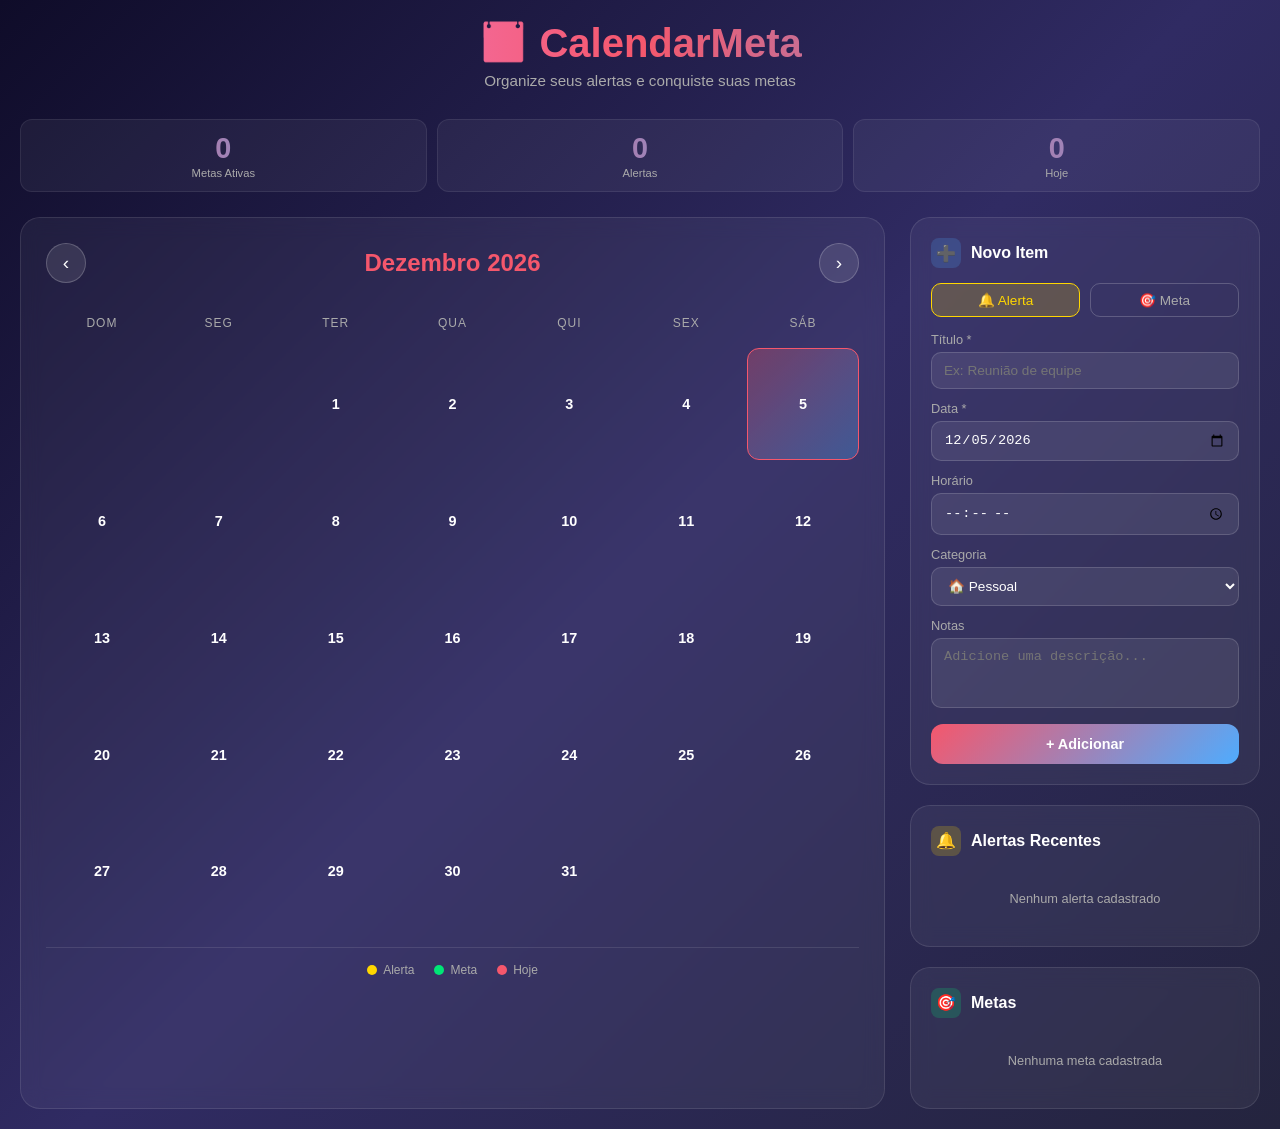
<file: calendar-alertas-metas.html>
<!DOCTYPE html>
<html lang="pt-BR">
<head>
    <meta charset="UTF-8">
    <meta name="viewport" content="width=device-width, initial-scale=1.0">
    <title>Calendário de Alertas e Metas</title>
    <style>
        * {
            margin: 0;
            padding: 0;
            box-sizing: border-box;
        }

        body {
            font-family: 'Segoe UI', Tahoma, Geneva, Verdana, sans-serif;
            background: linear-gradient(135deg, #0f0c29, #302b63, #24243e);
            min-height: 100vh;
            color: #fff;
            padding: 20px;
        }

        .container {
            max-width: 1400px;
            margin: 0 auto;
        }

        header {
            text-align: center;
            margin-bottom: 30px;
        }

        header h1 {
            font-size: 2.5rem;
            background: linear-gradient(90deg, #f093fb, #f5576c, #4facfe);
            -webkit-background-clip: text;
            -webkit-text-fill-color: transparent;
            margin-bottom: 5px;
        }

        header p {
            color: #aaa;
            font-size: 0.95rem;
        }

        .main-grid {
            display: grid;
            grid-template-columns: 1fr 350px;
            gap: 25px;
        }

        /* CALENDÁRIO */
        .calendar-section {
            background: rgba(255,255,255,0.05);
            border-radius: 20px;
            padding: 25px;
            border: 1px solid rgba(255,255,255,0.1);
            backdrop-filter: blur(10px);
        }

        .calendar-header {
            display: flex;
            justify-content: space-between;
            align-items: center;
            margin-bottom: 25px;
        }

        .calendar-header h2 {
            font-size: 1.5rem;
            color: #f5576c;
        }

        .nav-btn {
            background: rgba(255,255,255,0.1);
            border: 1px solid rgba(255,255,255,0.2);
            color: #fff;
            width: 40px;
            height: 40px;
            border-radius: 50%;
            cursor: pointer;
            font-size: 1.2rem;
            transition: all 0.3s;
            display: flex;
            align-items: center;
            justify-content: center;
        }

        .nav-btn:hover {
            background: rgba(245, 87, 108, 0.4);
            border-color: #f5576c;
        }

        .days-header {
            display: grid;
            grid-template-columns: repeat(7, 1fr);
            gap: 5px;
            margin-bottom: 10px;
        }

        .day-name {
            text-align: center;
            font-size: 0.75rem;
            color: #aaa;
            padding: 8px 0;
            text-transform: uppercase;
            letter-spacing: 1px;
        }

        .days-grid {
            display: grid;
            grid-template-columns: repeat(7, 1fr);
            gap: 5px;
        }

        .day-cell {
            aspect-ratio: 1;
            border-radius: 12px;
            display: flex;
            flex-direction: column;
            align-items: center;
            justify-content: center;
            cursor: pointer;
            border: 1px solid transparent;
            transition: all 0.3s;
            position: relative;
            min-height: 55px;
            padding: 5px;
        }

        .day-cell:hover {
            background: rgba(255,255,255,0.1);
            border-color: rgba(255,255,255,0.2);
        }

        .day-cell.empty {
            cursor: default;
        }

        .day-cell.today {
            background: linear-gradient(135deg, rgba(245, 87, 108, 0.3), rgba(79, 172, 254, 0.3));
            border-color: #f5576c;
        }

        .day-cell.selected {
            background: linear-gradient(135deg, #f5576c, #4facfe);
            border-color: transparent;
        }

        .day-cell.has-alert::after {
            content: '';
            position: absolute;
            top: 4px;
            right: 4px;
            width: 8px;
            height: 8px;
            background: #ffd700;
            border-radius: 50%;
        }

        .day-cell.has-goal::before {
            content: '';
            position: absolute;
            top: 4px;
            left: 4px;
            width: 8px;
            height: 8px;
            background: #00e676;
            border-radius: 50%;
        }

        .day-number {
            font-size: 0.9rem;
            font-weight: 600;
        }

        .day-dots {
            display: flex;
            gap: 2px;
            margin-top: 3px;
        }

        .dot {
            width: 5px;
            height: 5px;
            border-radius: 50%;
        }

        .dot.alert { background: #ffd700; }
        .dot.goal { background: #00e676; }

        /* PAINEL LATERAL */
        .side-panel {
            display: flex;
            flex-direction: column;
            gap: 20px;
        }

        /* METAS */
        .goals-section, .alerts-section, .add-section {
            background: rgba(255,255,255,0.05);
            border-radius: 20px;
            padding: 20px;
            border: 1px solid rgba(255,255,255,0.1);
            backdrop-filter: blur(10px);
        }

        .section-title {
            display: flex;
            align-items: center;
            gap: 10px;
            margin-bottom: 15px;
            font-size: 1rem;
            font-weight: 600;
        }

        .section-icon {
            width: 30px;
            height: 30px;
            border-radius: 8px;
            display: flex;
            align-items: center;
            justify-content: center;
            font-size: 1rem;
        }

        .icon-goal { background: rgba(0, 230, 118, 0.2); }
        .icon-alert { background: rgba(255, 215, 0, 0.2); }
        .icon-add { background: rgba(79, 172, 254, 0.2); }

        /* FORMULÁRIO */
        .form-group {
            margin-bottom: 12px;
        }

        .form-group label {
            display: block;
            font-size: 0.8rem;
            color: #aaa;
            margin-bottom: 5px;
        }

        .form-group input,
        .form-group select,
        .form-group textarea {
            width: 100%;
            background: rgba(255,255,255,0.08);
            border: 1px solid rgba(255,255,255,0.15);
            border-radius: 10px;
            padding: 10px 12px;
            color: #fff;
            font-size: 0.85rem;
            outline: none;
            transition: border-color 0.3s;
        }

        .form-group input:focus,
        .form-group select:focus,
        .form-group textarea:focus {
            border-color: #4facfe;
        }

        .form-group select option {
            background: #302b63;
        }

        .form-group textarea {
            resize: none;
            height: 70px;
        }

        .type-selector {
            display: flex;
            gap: 10px;
            margin-bottom: 15px;
        }

        .type-btn {
            flex: 1;
            padding: 8px;
            border-radius: 10px;
            border: 1px solid rgba(255,255,255,0.2);
            background: transparent;
            color: #aaa;
            cursor: pointer;
            font-size: 0.85rem;
            transition: all 0.3s;
        }

        .type-btn.active-alert {
            background: rgba(255, 215, 0, 0.2);
            border-color: #ffd700;
            color: #ffd700;
        }

        .type-btn.active-goal {
            background: rgba(0, 230, 118, 0.2);
            border-color: #00e676;
            color: #00e676;
        }

        .add-btn {
            width: 100%;
            padding: 12px;
            background: linear-gradient(135deg, #f5576c, #4facfe);
            border: none;
            border-radius: 12px;
            color: #fff;
            font-size: 0.9rem;
            font-weight: 600;
            cursor: pointer;
            transition: opacity 0.3s, transform 0.2s;
        }

        .add-btn:hover {
            opacity: 0.9;
            transform: translateY(-1px);
        }

        /* LISTA DE ITENS */
        .items-list {
            max-height: 220px;
            overflow-y: auto;
            scrollbar-width: thin;
            scrollbar-color: rgba(255,255,255,0.2) transparent;
        }

        .item-card {
            background: rgba(255,255,255,0.06);
            border-radius: 12px;
            padding: 12px;
            margin-bottom: 8px;
            border-left: 3px solid;
            position: relative;
            transition: all 0.3s;
        }

        .item-card:hover {
            background: rgba(255,255,255,0.1);
        }

        .item-card.alert-card { border-left-color: #ffd700; }
        .item-card.goal-card { border-left-color: #00e676; }

        .item-header {
            display: flex;
            justify-content: space-between;
            align-items: flex-start;
            margin-bottom: 4px;
        }

        .item-title {
            font-size: 0.85rem;
            font-weight: 600;
            flex: 1;
            padding-right: 8px;
        }

        .delete-btn {
            background: none;
            border: none;
            color: rgba(255,255,255,0.3);
            cursor: pointer;
            font-size: 0.9rem;
            transition: color 0.3s;
            padding: 0;
            line-height: 1;
        }

        .delete-btn:hover {
            color: #f5576c;
        }

        .item-meta {
            font-size: 0.75rem;
            color: #aaa;
        }

        .item-tag {
            display: inline-block;
            padding: 2px 8px;
            border-radius: 20px;
            font-size: 0.7rem;
            margin-top: 5px;
        }

        .tag-alert { background: rgba(255,215,0,0.2); color: #ffd700; }
        .tag-goal { background: rgba(0,230,118,0.2); color: #00e676; }

        /* PROGRESSO DAS METAS */
        .goal-progress {
            margin-top: 6px;
        }

        .progress-bar {
            background: rgba(255,255,255,0.1);
            border-radius: 10px;
            height: 6px;
            overflow: hidden;
            margin-top: 4px;
        }

        .progress-fill {
            height: 100%;
            border-radius: 10px;
            background: linear-gradient(90deg, #00e676, #69f0ae);
            transition: width 0.5s ease;
        }

        .progress-label {
            display: flex;
            justify-content: space-between;
            font-size: 0.7rem;
            color: #aaa;
            margin-top: 2px;
        }

        /* MODAL */
        .modal-overlay {
            display: none;
            position: fixed;
            top: 0;
            left: 0;
            width: 100%;
            height: 100%;
            background: rgba(0,0,0,0.7);
            z-index: 1000;
            backdrop-filter: blur(5px);
            align-items: center;
            justify-content: center;
        }

        .modal-overlay.show {
            display: flex;
        }

        .modal {
            background: linear-gradient(135deg, #1a1a2e, #16213e);
            border: 1px solid rgba(255,255,255,0.15);
            border-radius: 20px;
            padding: 30px;
            width: 90%;
            max-width: 500px;
            max-height: 80vh;
            overflow-y: auto;
        }

        .modal-header {
            display: flex;
            justify-content: space-between;
            align-items: center;
            margin-bottom: 20px;
        }

        .modal-title {
            font-size: 1.2rem;
            font-weight: 700;
        }

        .modal-close {
            background: none;
            border: none;
            color: #aaa;
            font-size: 1.5rem;
            cursor: pointer;
            line-height: 1;
        }

        .modal-close:hover {
            color: #fff;
        }

        .modal-items {
            display: flex;
            flex-direction: column;
            gap: 10px;
        }

        /* NOTIFICAÇÃO */
        .notification {
            position: fixed;
            top: 20px;
            right: 20px;
            background: linear-gradient(135deg, #302b63, #24243e);
            border: 1px solid rgba(255,255,255,0.2);
            border-radius: 15px;
            padding: 15px 20px;
            z-index: 2000;
            transform: translateX(200%);
            transition: transform 0.4s ease;
            max-width: 300px;
        }

        .notification.show {
            transform: translateX(0);
        }

        .notification.success { border-left: 3px solid #00e676; }
        .notification.error { border-left: 3px solid #f5576c; }
        .notification.info { border-left: 3px solid #4facfe; }

        .notif-text {
            font-size: 0.85rem;
        }

        /* LEGENDA */
        .legend {
            display: flex;
            gap: 20px;
            justify-content: center;
            margin-top: 20px;
            padding-top: 15px;
            border-top: 1px solid rgba(255,255,255,0.1);
        }

        .legend-item {
            display: flex;
            align-items: center;
            gap: 6px;
            font-size: 0.75rem;
            color: #aaa;
        }

        .legend-dot {
            width: 10px;
            height: 10px;
            border-radius: 50%;
        }

        /* STATS */
        .stats-bar {
            display: grid;
            grid-template-columns: repeat(3, 1fr);
            gap: 10px;
            margin-bottom: 25px;
        }

        .stat-card {
            background: rgba(255,255,255,0.05);
            border-radius: 12px;
            padding: 12px;
            text-align: center;
            border: 1px solid rgba(255,255,255,0.08);
        }

        .stat-number {
            font-size: 1.8rem;
            font-weight: 700;
            background: linear-gradient(90deg, #f5576c, #4facfe);
            -webkit-background-clip: text;
            -webkit-text-fill-color: transparent;
        }

        .stat-label {
            font-size: 0.7rem;
            color: #aaa;
            margin-top: 2px;
        }

        @media (max-width: 900px) {
            .main-grid {
                grid-template-columns: 1fr;
            }
        }

        @media (max-width: 500px) {
            header h1 { font-size: 1.8rem; }
            .day-cell { min-height: 42px; }
            .day-number { font-size: 0.75rem; }
        }
    </style>
</head>
<body>

<div class="container">
    <header>
        <h1>📅 CalendarMeta</h1>
        <p>Organize seus alertas e conquiste suas metas</p>
    </header>

    <div class="stats-bar">
        <div class="stat-card">
            <div class="stat-number" id="stat-goals">0</div>
            <div class="stat-label">Metas Ativas</div>
        </div>
        <div class="stat-card">
            <div class="stat-number" id="stat-alerts">0</div>
            <div class="stat-label">Alertas</div>
        </div>
        <div class="stat-card">
            <div class="stat-number" id="stat-today">0</div>
            <div class="stat-label">Hoje</div>
        </div>
    </div>

    <div class="main-grid">
        <!-- CALENDÁRIO -->
        <div class="calendar-section">
            <div class="calendar-header">
                <button class="nav-btn" onclick="changeMonth(-1)">‹</button>
                <h2 id="current-month">Junho 2025</h2>
                <button class="nav-btn" onclick="changeMonth(1)">›</button>
            </div>

            <div class="days-header">
                <div class="day-name">Dom</div>
                <div class="day-name">Seg</div>
                <div class="day-name">Ter</div>
                <div class="day-name">Qua</div>
                <div class="day-name">Qui</div>
                <div class="day-name">Sex</div>
                <div class="day-name">Sáb</div>
            </div>

            <div class="days-grid" id="days-grid"></div>

            <div class="legend">
                <div class="legend-item">
                    <div class="legend-dot" style="background:#ffd700"></div>
                    Alerta
                </div>
                <div class="legend-item">
                    <div class="legend-dot" style="background:#00e676"></div>
                    Meta
                </div>
                <div class="legend-item">
                    <div class="legend-dot" style="background:#f5576c"></div>
                    Hoje
                </div>
            </div>
        </div>

        <!-- PAINEL LATERAL -->
        <div class="side-panel">

            <!-- ADICIONAR -->
            <div class="add-section">
                <div class="section-title">
                    <div class="section-icon icon-add">➕</div>
                    Novo Item
                </div>

                <div class="type-selector">
                    <button class="type-btn active-alert" id="btn-alert-type" onclick="selectType('alert')">🔔 Alerta</button>
                    <button class="type-btn" id="btn-goal-type" onclick="selectType('goal')">🎯 Meta</button>
                </div>

                <div class="form-group">
                    <label>Título *</label>
                    <input type="text" id="item-title" placeholder="Ex: Reunião de equipe" maxlength="60">
                </div>

                <div class="form-group">
                    <label>Data *</label>
                    <input type="date" id="item-date">
                </div>

                <div class="form-group" id="time-group">
                    <label>Horário</label>
                    <input type="time" id="item-time">
                </div>

                <div class="form-group" id="category-group">
                    <label>Categoria</label>
                    <select id="item-category">
                        <option value="pessoal">🏠 Pessoal</option>
                        <option value="trabalho">💼 Trabalho</option>
                        <option value="saude">❤️ Saúde</option>
                        <option value="financeiro">💰 Financeiro</option>
                        <option value="educacao">📚 Educação</option>
                        <option value="outro">⭐ Outro</option>
                    </select>
                </div>

                <div class="form-group" id="progress-group" style="display:none">
                    <label>Progresso Inicial (%)</label>
                    <input type="number" id="item-progress" placeholder="0" min="0" max="100" value="0">
                </div>

                <div class="form-group">
                    <label>Notas</label>
                    <textarea id="item-notes" placeholder="Adicione uma descrição..."></textarea>
                </div>

                <button class="add-btn" onclick="addItem()">+ Adicionar</button>
            </div>

            <!-- ALERTAS -->
            <div class="alerts-section">
                <div class="section-title">
                    <div class="section-icon icon-alert">🔔</div>
                    Alertas Recentes
                </div>
                <div class="items-list" id="alerts-list">
                    <div style="text-align:center;color:#aaa;font-size:0.8rem;padding:20px 0">
                        Nenhum alerta cadastrado
                    </div>
                </div>
            </div>

            <!-- METAS -->
            <div class="goals-section">
                <div class="section-title">
                    <div class="section-icon icon-goal">🎯</div>
                    Metas
                </div>
                <div class="items-list" id="goals-list">
                    <div style="text-align:center;color:#aaa;font-size:0.8rem;padding:20px 0">
                        Nenhuma meta cadastrada
                    </div>
                </div>
            </div>

        </div>
    </div>
</div>

<!-- MODAL -->
<div class="modal-overlay" id="modal-overlay" onclick="closeModal(event)">
    <div class="modal">
        <div class="modal-header">
            <div class="modal-title" id="modal-title">Eventos do dia</div>
            <button class="modal-close" onclick="closeModalDirect()">×</button>
        </div>
        <div class="modal-items" id="modal-items"></div>
    </div>
</div>

<!-- NOTIFICAÇÃO -->
<div class="notification" id="notification">
    <div class="notif-text" id="notif-text"></div>
</div>

<script>
    // Estado
    let currentDate = new Date();
    let selectedType = 'alert';
    let items = JSON.parse(localStorage.getItem('calendarItems')) || [];

    const months = [
        'Janeiro','Fevereiro','Março','Abril','Maio','Junho',
        'Julho','Agosto','Setembro','Outubro','Novembro','Dezembro'
    ];

    const categoryEmojis = {
        pessoal: '🏠', trabalho: '💼', saude: '❤️',
        financeiro: '💰', educacao: '📚', outro: '⭐'
    };

    // Inicialização
    const today = new Date();
    document.getElementById('item-date').value = today.toISOString().split('T')[0];

    function init() {
        renderCalendar();
        renderLists();
        updateStats();
    }

    function selectType(type) {
        selectedType = type;
        const btnAlert = document.getElementById('btn-alert-type');
        const btnGoal = document.getElementById('btn-goal-type');
        const progressGroup = document.getElementById('progress-group');

        btnAlert.className = 'type-btn';
        btnGoal.className = 'type-btn';

        if (type === 'alert') {
            btnAlert.className = 'type-btn active-alert';
            progressGroup.style.display = 'none';
        } else {
            btnGoal.className = 'type-btn active-goal';
            progressGroup.style.display = 'block';
        }
    }

    function changeMonth(dir) {
        currentDate.setMonth(currentDate.getMonth() + dir);
        renderCalendar();
    }

    function renderCalendar() {
        const year = currentDate.getFullYear();
        const month = currentDate.getMonth();

        document.getElementById('current-month').textContent = `${months[month]} ${year}`;

        const firstDay = new Date(year, month, 1).getDay();
        const daysInMonth = new Date(year, month + 1, 0).getDate();

        const grid = document.getElementById('days-grid');
        grid.innerHTML = '';

        const todayStr = new Date().toISOString().split('T')[0];

        // Células vazias
        for (let i = 0; i < firstDay; i++) {
            const empty = document.createElement('div');
            empty.className = 'day-cell empty';
            grid.appendChild(empty);
        }

        // Dias
        for (let d = 1; d <= daysInMonth; d++) {
            const dateStr = `${year}-${String(month+1).padStart(2,'0')}-${String(d).padStart(2,'0')}`;
            const dayItems = items.filter(it => it.date === dateStr);
            const hasAlert = dayItems.some(it => it.type === 'alert');
            const hasGoal = dayItems.some(it => it.type === 'goal');

            const cell = document.createElement('div');
            cell.className = 'day-cell';
            if (dateStr === todayStr) cell.classList.add('today');
            if (hasAlert) cell.classList.add('has-alert');
            if (hasGoal) cell.classList.add('has-goal');

            const num = document.createElement('div');
            num.className = 'day-number';
            num.textContent = d;
            cell.appendChild(num);

            if (dayItems.length > 0) {
                const dots = document.createElement('div');
                dots.className = 'day-dots';
                dayItems.slice(0, 3).forEach(item => {
                    const dot = document.createElement('div');
                    dot.className = `dot ${item.type}`;
                    dots.appendChild(dot);
                });
                cell.appendChild(dots);
            }

            cell.onclick = () => {
                if (dayItems.length > 0) openModal(dateStr, dayItems, d);
                else {
                    document.getElementById('item-date').value = dateStr;
                    showNotification('Data selecionada: ' + formatDate(dateStr), 'info');
                }
            };

            grid.appendChild(cell);
        }
    }

    function renderLists() {
        renderAlerts();
        renderGoals();
    }

    function renderAlerts() {
        const list = document.getElementById('alerts-list');
        const alerts = items
            .filter(it => it.type === 'alert')
            .sort((a, b) => a.date.localeCompare(b.date));

        if (alerts.length === 0) {
            list.innerHTML = '<div style="text-align:center;color:#aaa;font-size:0.8rem;padding:20px 0">Nenhum alerta cadastrado</div>';
            return;
        }

        list.innerHTML = alerts.map(item => `
            <div class="item-card alert-card">
                <div class="item-header">
                    <div class="item-title">${categoryEmojis[item.category] || '⭐'} ${item.title}</div>
                    <button class="delete-btn" onclick="deleteItem('${item.id}')">✕</button>
                </div>
                <div class="item-meta">📅 ${formatDate(item.date)}${item.time ? ' às ' + item.time : ''}</div>
                ${item.notes ? `<div class="item-meta" style="margin-top:4px">📝 ${item.notes}</div>` : ''}
                <span class="item-tag tag-alert">🔔 Alerta</span>
            </div>
        `).join('');
    }

    function renderGoals() {
        const list = document.getElementById('goals-list');
        const goals = items
            .filter(it => it.type === 'goal')
            .sort((a, b) => a.date.localeCompare(b.date));

        if (goals.length === 0) {
            list.innerHTML = '<div style="text-align:center;color:#aaa;font-size:0.8rem;padding:20px 0">Nenhuma meta cadastrada</div>';
            return;
        }

        list.innerHTML = goals.map(item => `
            <div class="item-card goal-card">
                <div class="item-header">
                    <div class="item-title">${categoryEmojis[item.category] || '⭐'} ${item.title}</div>
                    <button class="delete-btn" onclick="deleteItem('${item.id}')">✕</button>
                </div>
                <div class="item-meta">🗓️ Prazo: ${formatDate(item.date)}</div>
                <div class="goal-progress">
                    <div class="progress-bar">
                        <div class="progress-fill" style="width:${item.progress || 0}%"></div>
                    </div>
                    <div class="progress-label">
                        <span>Progresso</span>
                        <span>${item.progress || 0}%</span>
                    </div>
                </div>
                <div style="margin-top:8px">
                    <input type="range" min="0" max="100" value="${item.progress || 0}"
                        style="width:100%;cursor:pointer;accent-color:#00e676"
                        onchange="updateProgress('${item.id}', this.value)">
                </div>
                <span class="item-tag tag-goal">🎯 Meta</span>
            </div>
        `).join('');
    }

    function updateProgress(id, value) {
        const item = items.find(it => it.id === id);
        if (item) {
            item.progress = parseInt(value);
            saveItems();
            renderGoals();
            if (item.progress === 100) {
                showNotification(`🎉 Meta "${item.title}" concluída!`, 'success');
            }
        }
    }

    function addItem() {
        const title = document.getElementById('item-title').value.trim();
        const date = document.getElementById('item-date').value;
        const time = document.getElementById('item-time').value;
        const category = document.getElementById('item-category').value;
        const notes = document.getElementById('item-notes').value.trim();
        const progress = parseInt(document.getElementById('item-progress').value) || 0;

        if (!title) { showNotification('Por favor, adicione um título.', 'error'); return; }
        if (!date) { showNotification('Por favor, selecione uma data.', 'error'); return; }

        const newItem = {
            id: Date.now().toString(),
            type: selectedType,
            title,
            date,
            time,
            category,
            notes,
            progress: selectedType === 'goal' ? progress : 0,
            createdAt: new Date().toISOString()
        };

        items.push(newItem);
        saveItems();

        // Limpar formulário
        document.getElementById('item-title').value = '';
        document.getElementById('item-notes').value = '';
        document.getElementById('item-time').value = '';
        document.getElementById('item-progress').value = 0;

        renderCalendar();
        renderLists();
        updateStats();

        const typeLabel = selectedType === 'alert' ? 'Alerta' : 'Meta';
        showNotification(`✅ ${typeLabel} "${title}" adicionado!`, 'success');
    }

    function deleteItem(id) {
        const item = items.find(it => it.id === id);
        items = items.filter(it => it.id !== id);
        saveItems();
        renderCalendar();
        renderLists();
        updateStats();
        if (item) showNotification(`🗑️ "${item.title}" removido.`, 'info');
    }

    function openModal(dateStr, dayItems, day) {
        document.getElementById('modal-title').textContent = `📅 ${day} de ${months[currentDate.getMonth()]}`;
        const container = document.getElementById('modal-items');

        container.innerHTML = dayItems.map(item => `
            <div class="item-card ${item.type}-card">
                <div class="item-header">
                    <div class="item-title">${categoryEmojis[item.category] || '⭐'} ${item.title}</div>
                    <button class="delete-btn" onclick="deleteItem('${item.id}');closeModalDirect()">✕</button>
                </div>
                <div class="item-meta">${item.time ? '⏰ ' + item.time : '📅 Dia inteiro'}</div>
                ${item.notes ? `<div class="item-meta">📝 ${item.notes}</div>` : ''}
                ${item.type === 'goal' ? `
                    <div class="goal-progress">
                        <div class="progress-bar">
                            <div class="progress-fill" style="width:${item.progress || 0}%"></div>
                        </div>
                        <div class="progress-label"><span>Progresso</span><span>${item.progress || 0}%</span></div>
                    </div>
                ` : ''}
                <span class="item-tag ${item.type === 'alert' ? 'tag-alert' : 'tag-goal'}">
                    ${item.type === 'alert' ? '🔔 Alerta' : '🎯 Meta'}
                </span>
            </div>
        `).join('');

        document.getElementById('modal-overlay').classList.add('show');
    }

    function closeModal(e) {
        if (e.target === document.getElementById('modal-overlay')) closeModalDirect();
    }

    function closeModalDirect() {
        document.getElementById('modal-overlay').classList.remove('show');
    }

    function updateStats() {
        const goals = items.filter(it => it.type === 'goal').length;
        const alerts = items.filter(it => it.type === 'alert').length;
        const todayStr = new Date().toISOString().split('T')[0];
        const todayItems = items.filter(it => it.date === todayStr).length;

        document.getElementById('stat-goals').textContent = goals;
        document.getElementById('stat-alerts').textContent = alerts;
        document.getElementById('stat-today').textContent = todayItems;
    }

    function saveItems() {
        localStorage.setItem('calendarItems', JSON.stringify(items));
    }

    function formatDate(dateStr) {
        const [y, m, d] = dateStr.split('-');
        return `${d}/${m}/${y}`;
    }

    function showNotification(text, type = 'info') {
        const notif = document.getElementById('notification');
        const notifText = document.getElementById('notif-text');
        notif.className = `notification ${type}`;
        notifText.textContent = text;
        notif.classList.add('show');
        setTimeout(() => notif.classList.remove('show'), 3000);
    }

    // Verificar alertas do dia ao carregar
    function checkTodayAlerts() {
        const todayStr = new Date().toISOString().split('T')[0];
        const todayAlerts = items.filter(it => it.date === todayStr && it.type === 'alert');
        if (todayAlerts.length > 0) {
            setTimeout(() => {
                showNotification(`🔔 Você tem ${todayAlerts.length} alerta(s) para hoje!`, 'info');
            }, 1000);
        }
    }

    init();
    checkTodayAlerts();
</script>

</body>
</html>
</file>
